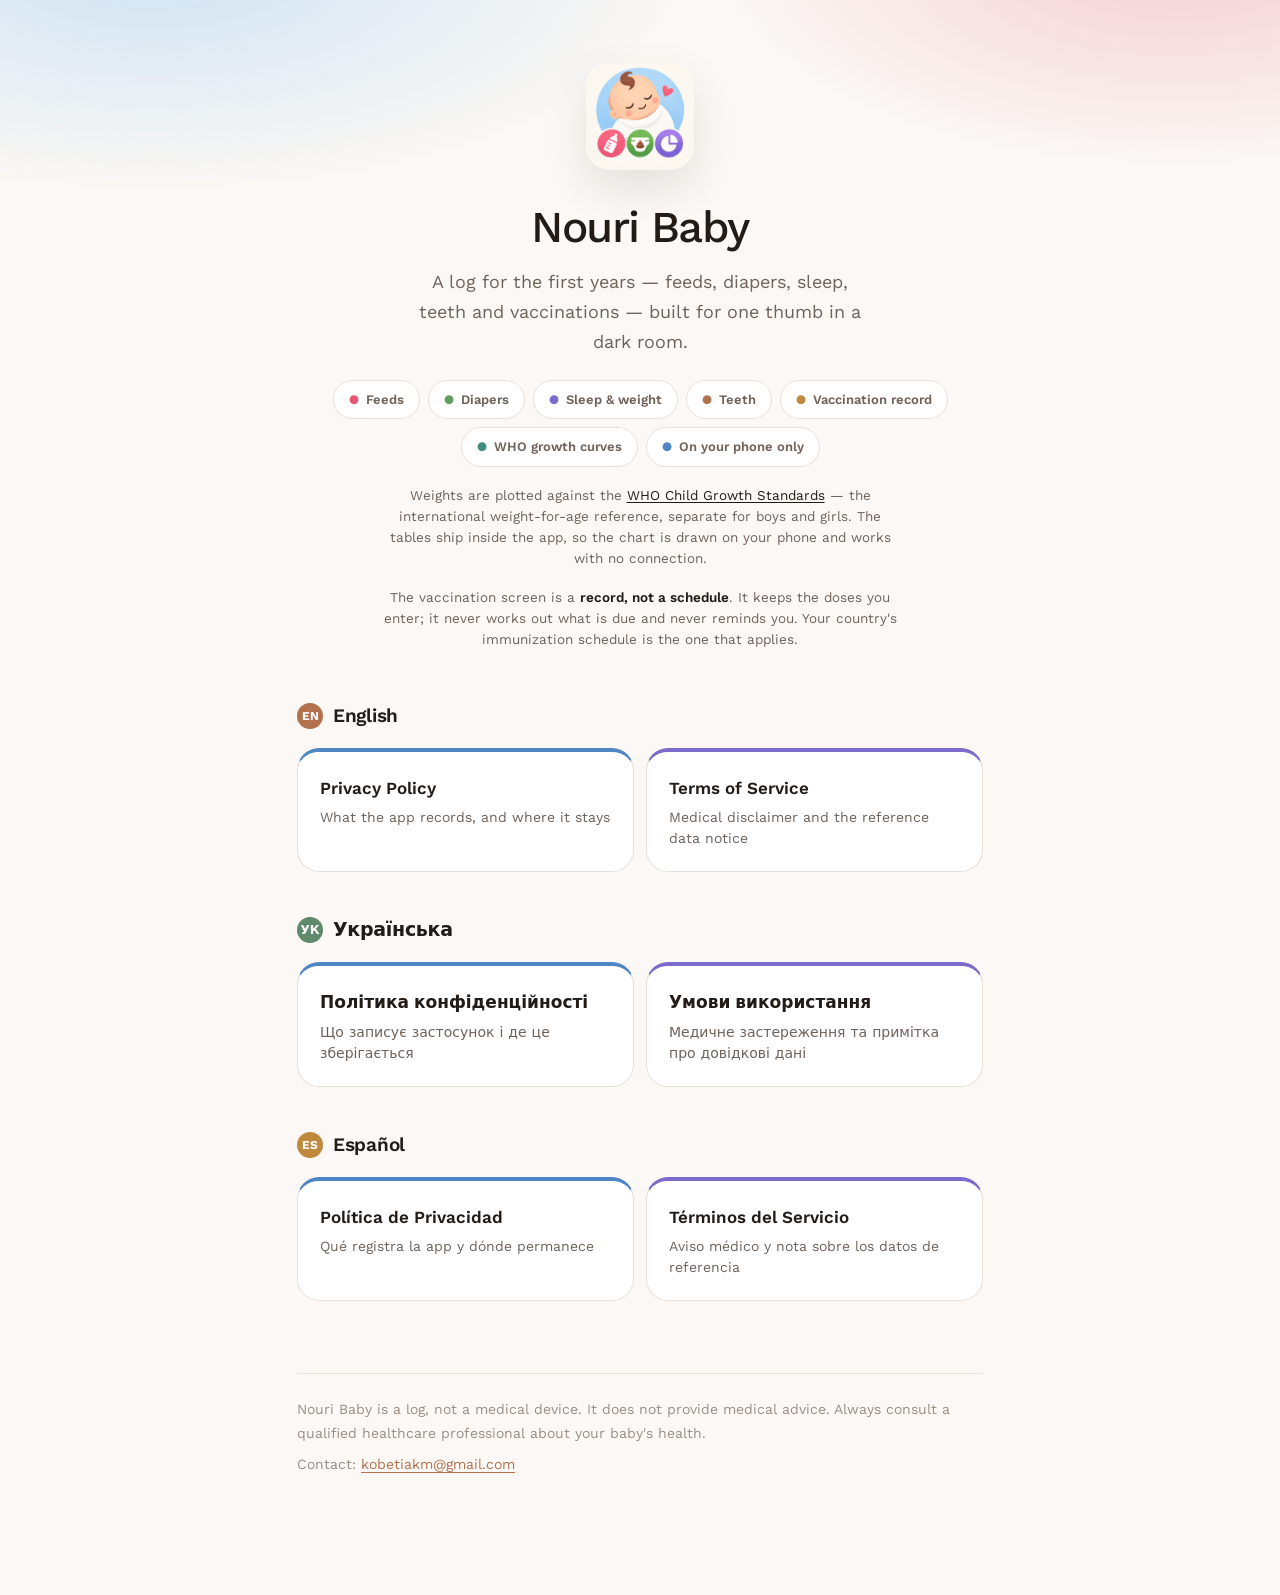
<file: index.html>
<!doctype html>
<html lang="en">
<head>
<meta charset="utf-8">
<meta name="viewport" content="width=device-width, initial-scale=1">
<title>Nouri Baby</title>
<meta name="description" content="Feeds, diapers, sleep, teeth and vaccinations for the first years. Everything stays on your iPhone.">
<link rel="icon" href="icon.png">
<link rel="apple-touch-icon" href="icon.png">
<meta property="og:title" content="Nouri Baby">
<meta property="og:description" content="Feeds, diapers, sleep, teeth and vaccinations for the first years. Everything stays on your iPhone.">
<meta property="og:image" content="icon.png">
<link rel="preconnect" href="https://fonts.googleapis.com">
<link rel="preconnect" href="https://fonts.gstatic.com" crossorigin>
<link href="https://fonts.googleapis.com/css2?family=Work+Sans:wght@400;500;600&display=swap" rel="stylesheet">
<link rel="stylesheet" href="style.css">
</head>
<body>
<div class="wrap">

<section class="hero">
  <img src="icon.png" alt="Nouri Baby app icon">
  <h1>Nouri Baby</h1>
  <p>A log for the first years — feeds, diapers, sleep, teeth and vaccinations — built for one thumb in a dark room.</p>
  <div class="pills">
    <span class="pill"><i style="color:#E4576F">●</i>Feeds</span>
    <span class="pill"><i style="color:#5F9E5E">●</i>Diapers</span>
    <span class="pill"><i style="color:#7C6BCB">●</i>Sleep &amp; weight</span>
    <span class="pill"><i style="color:#B4714E">●</i>Teeth</span>
    <span class="pill"><i style="color:#C08A3E">●</i>Vaccination record</span>
    <span class="pill"><i style="color:#3E8E7E">●</i>WHO growth curves</span>
    <span class="pill"><i style="color:#4E86C4">●</i>On your phone only</span>
  </div>
  <p class="source">Weights are plotted against the
    <a href="https://www.who.int/tools/child-growth-standards/standards/weight-for-age" rel="noopener">WHO&nbsp;Child&nbsp;Growth&nbsp;Standards</a>
    — the international weight-for-age reference, separate for boys and girls.
    The tables ship inside the app, so the chart is drawn on your phone and works with no connection.</p>
  <p class="source">The vaccination screen is a <strong>record, not a schedule</strong>. It keeps the doses you enter; it never works out what is due and never reminds you. Your country's immunization schedule is the one that applies.</p>
</section>

<div class="lang-head">
  <span class="flag" style="background:#B4714E">EN</span>
  <h2>English</h2>
</div>
<div class="cards">
  <a class="privacy" href="en/privacy.html"><strong>Privacy Policy</strong><span>What the app records, and where it stays</span></a>
  <a class="terms" href="en/terms.html"><strong>Terms of Service</strong><span>Medical disclaimer and the reference data notice</span></a>
</div>

<div class="lang-head">
  <span class="flag" style="background:#5F8A6B">УК</span>
  <h2>Українська</h2>
</div>
<div class="cards">
  <a class="privacy" href="uk/privacy.html"><strong>Політика конфіденційності</strong><span>Що записує застосунок і де це зберігається</span></a>
  <a class="terms" href="uk/terms.html"><strong>Умови використання</strong><span>Медичне застереження та примітка про довідкові дані</span></a>
</div>

<div class="lang-head">
  <span class="flag" style="background:#C08A3E">ES</span>
  <h2>Español</h2>
</div>
<div class="cards">
  <a class="privacy" href="es/privacy.html"><strong>Política de Privacidad</strong><span>Qué registra la app y dónde permanece</span></a>
  <a class="terms" href="es/terms.html"><strong>Términos del Servicio</strong><span>Aviso médico y nota sobre los datos de referencia</span></a>
</div>

<footer>
  <p>Nouri Baby is a log, not a medical device. It does not provide medical advice. Always consult a qualified healthcare professional about your baby's health.</p>
  <p>Contact: <a href="mailto:kobetiakm@gmail.com">kobetiakm@gmail.com</a></p>
</footer>
</div>
</body>
</html>
</file>
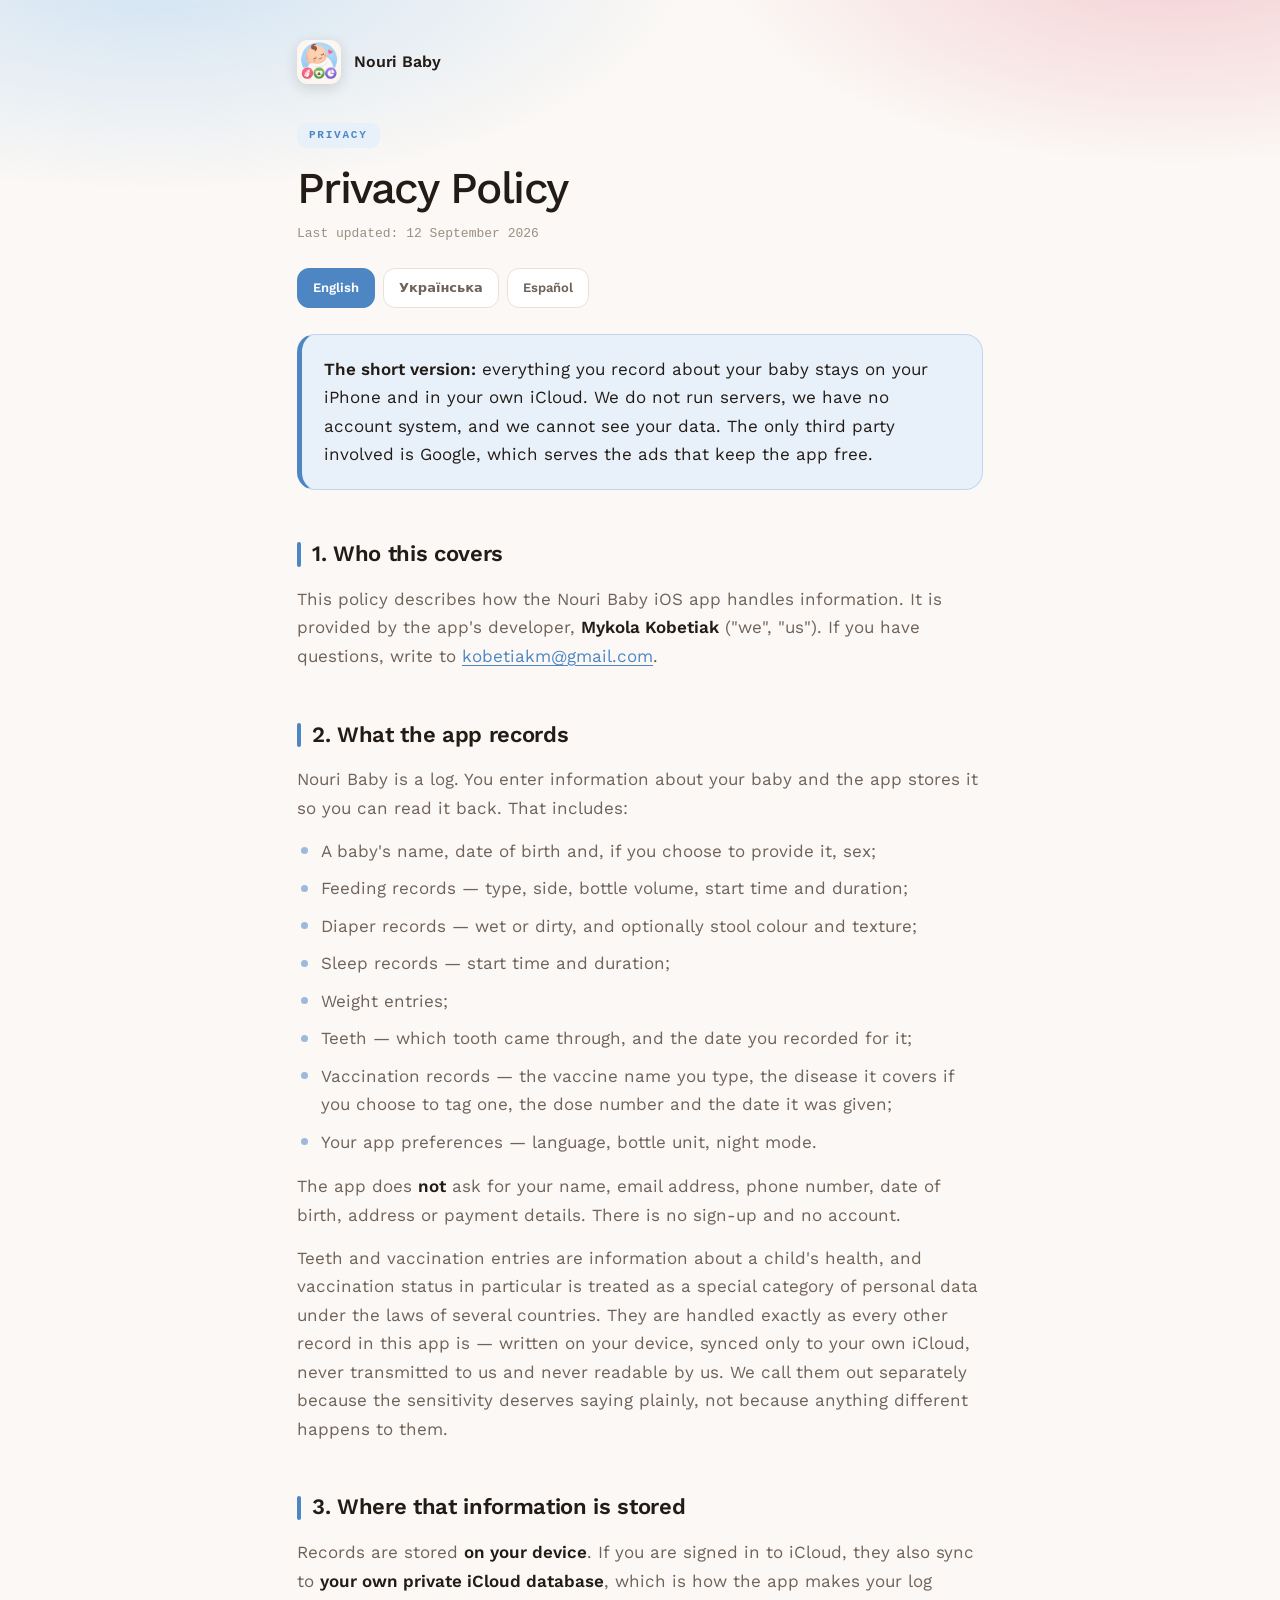
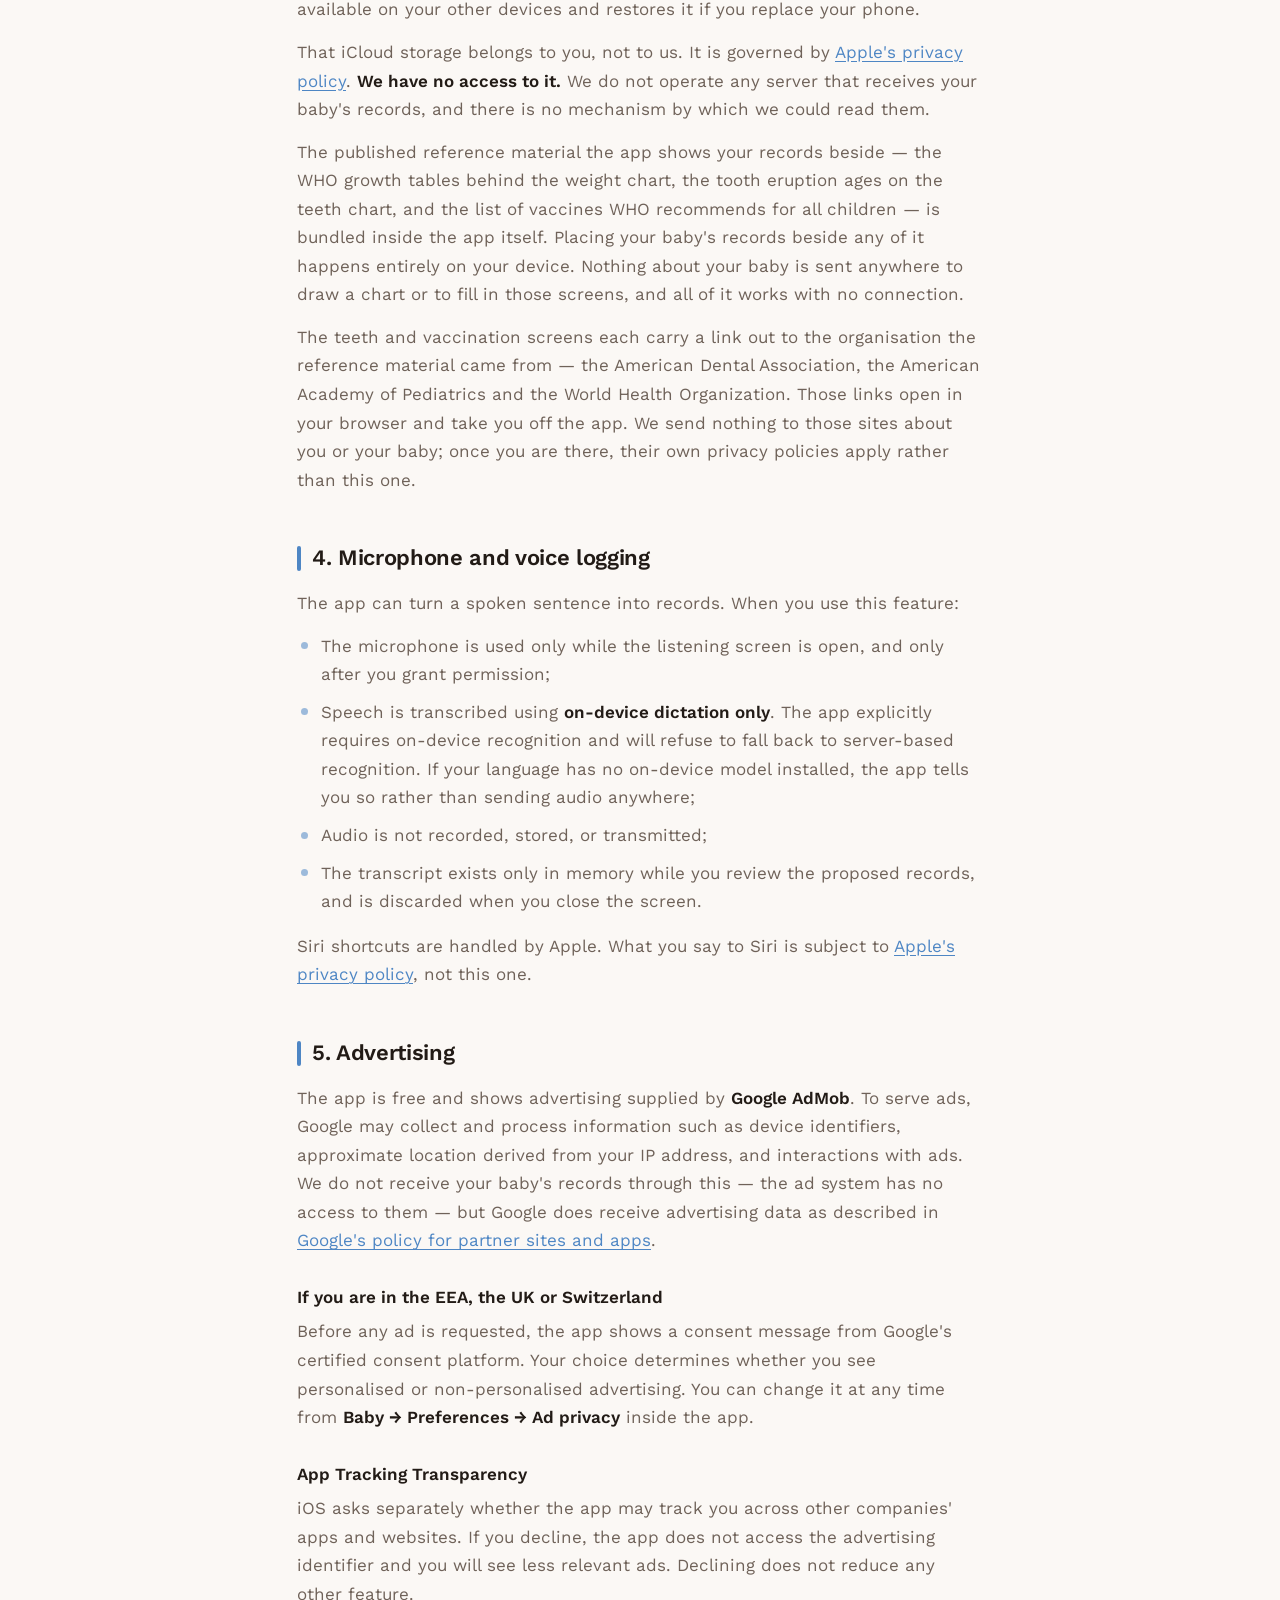
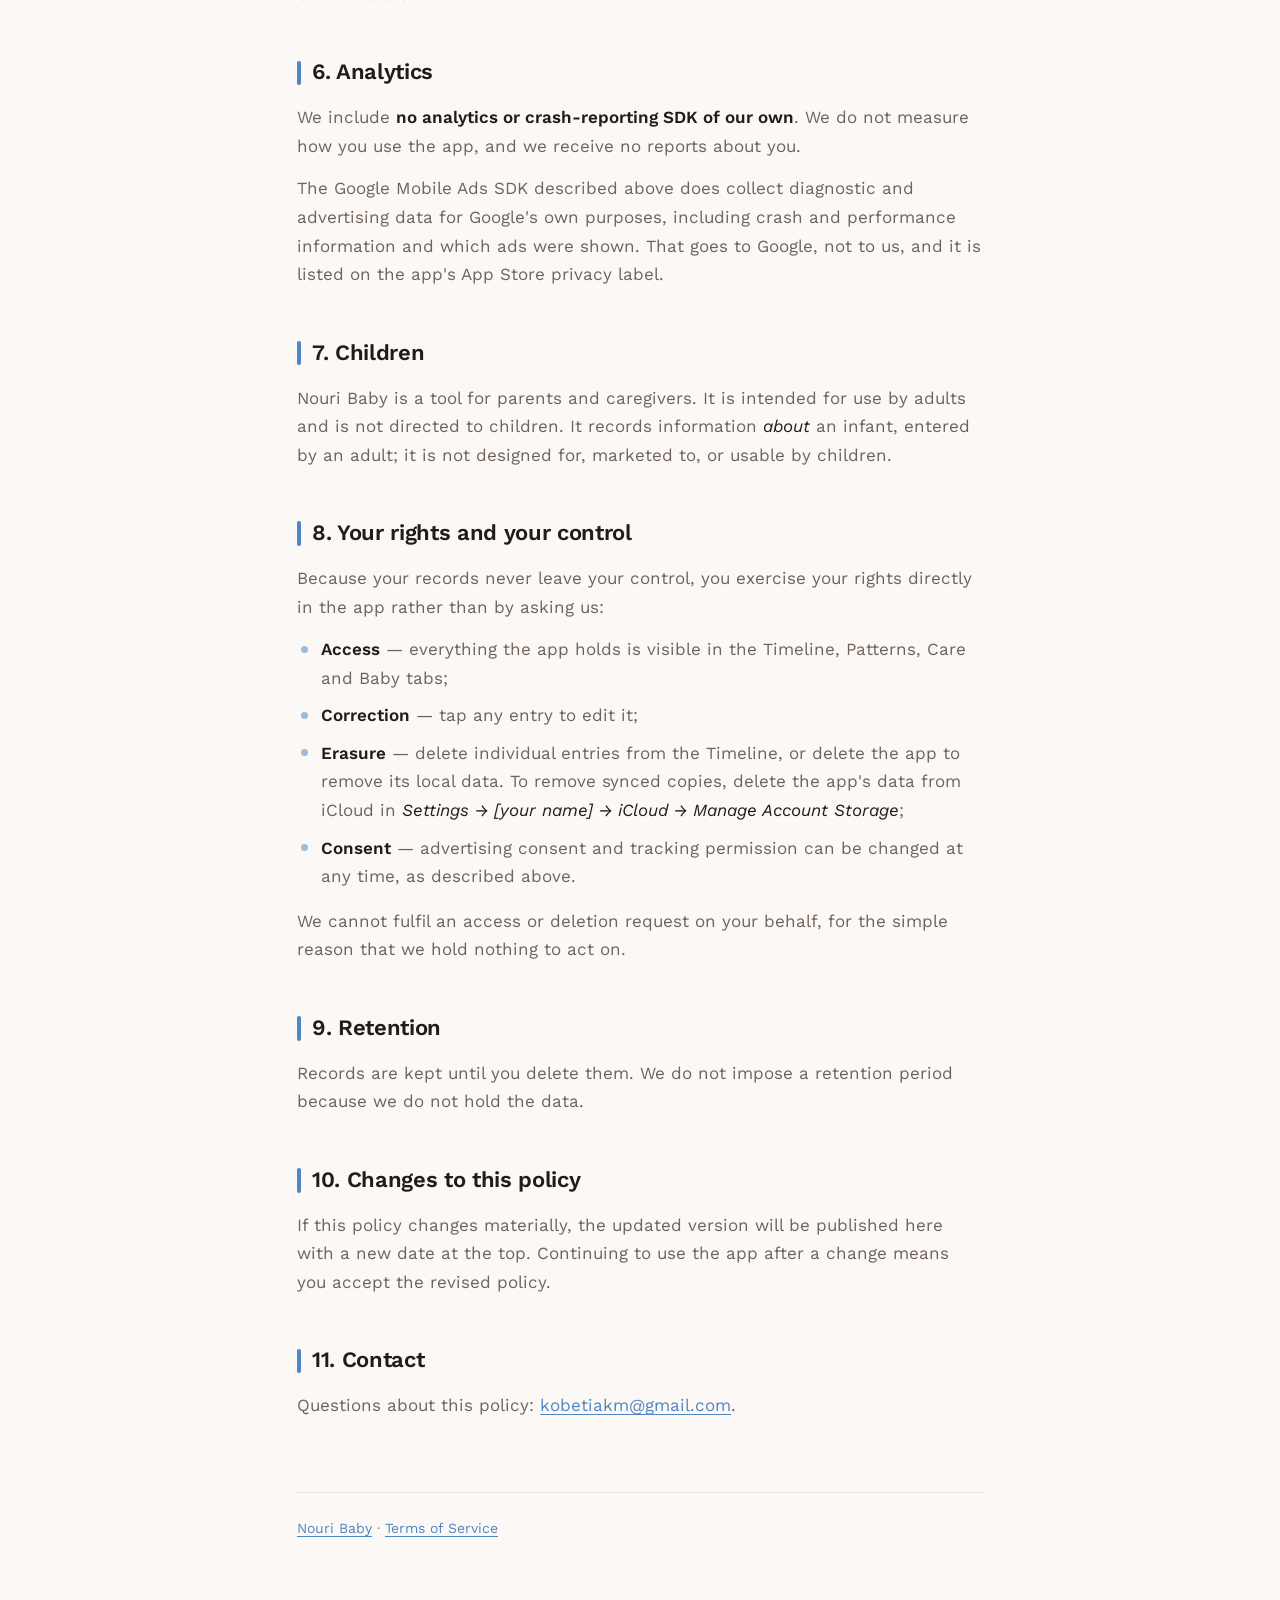
<file: en/privacy.html>
<!doctype html>
<html lang="en" data-doc="privacy">
<head>
<meta charset="utf-8">
<meta name="viewport" content="width=device-width, initial-scale=1">
<title>Privacy Policy — Nouri Baby</title>
<link rel="alternate" hreflang="en" href="../en/privacy.html">
<link rel="alternate" hreflang="uk" href="../uk/privacy.html">
<link rel="alternate" hreflang="es" href="../es/privacy.html">
<link rel="preconnect" href="https://fonts.googleapis.com">
<link rel="preconnect" href="https://fonts.gstatic.com" crossorigin>
<link href="https://fonts.googleapis.com/css2?family=Work+Sans:wght@400;500;600&display=swap" rel="stylesheet">
<link rel="stylesheet" href="../style.css">
</head>
<body>
<div class="wrap">
<a class="brand" href="../index.html">
  <img src="../icon.png" alt="">
  <span>Nouri Baby</span>
</a>

<header>
  <div class="eyebrow">Privacy</div>
  <h1>Privacy Policy</h1>
  <p class="updated">Last updated: 12 September 2026</p>
  <nav class="langs">
    <a href="../en/privacy.html" aria-current="true">English</a>
    <a href="../uk/privacy.html">Українська</a>
    <a href="../es/privacy.html">Español</a>
  </nav>
</header>

<div class="note">
  <p><strong>The short version:</strong> everything you record about your baby stays on your iPhone and in your own iCloud. We do not run servers, we have no account system, and we cannot see your data. The only third party involved is Google, which serves the ads that keep the app free.</p>
</div>

<h2>1. Who this covers</h2>
<p>This policy describes how the Nouri Baby iOS app handles information. It is provided by the app's developer, <strong>Mykola Kobetiak</strong> ("we", "us"). If you have questions, write to <a href="mailto:kobetiakm@gmail.com">kobetiakm@gmail.com</a>.</p>

<h2>2. What the app records</h2>
<p>Nouri Baby is a log. You enter information about your baby and the app stores it so you can read it back. That includes:</p>
<ul>
  <li>A baby's name, date of birth and, if you choose to provide it, sex;</li>
  <li>Feeding records — type, side, bottle volume, start time and duration;</li>
  <li>Diaper records — wet or dirty, and optionally stool colour and texture;</li>
  <li>Sleep records — start time and duration;</li>
  <li>Weight entries;</li>
  <li>Teeth — which tooth came through, and the date you recorded for it;</li>
  <li>Vaccination records — the vaccine name you type, the disease it covers if you choose to tag one, the dose number and the date it was given;</li>
  <li>Your app preferences — language, bottle unit, night mode.</li>
</ul>
<p>The app does <strong>not</strong> ask for your name, email address, phone number, date of birth, address or payment details. There is no sign-up and no account.</p>
<p>Teeth and vaccination entries are information about a child's health, and vaccination status in particular is treated as a special category of personal data under the laws of several countries. They are handled exactly as every other record in this app is — written on your device, synced only to your own iCloud, never transmitted to us and never readable by us. We call them out separately because the sensitivity deserves saying plainly, not because anything different happens to them.</p>

<h2>3. Where that information is stored</h2>
<p>Records are stored <strong>on your device</strong>. If you are signed in to iCloud, they also sync to <strong>your own private iCloud database</strong>, which is how the app makes your log available on your other devices and restores it if you replace your phone.</p>
<p>That iCloud storage belongs to you, not to us. It is governed by <a href="https://www.apple.com/legal/privacy/">Apple's privacy policy</a>. <strong>We have no access to it.</strong> We do not operate any server that receives your baby's records, and there is no mechanism by which we could read them.</p>

<p>The published reference material the app shows your records beside — the WHO growth tables behind the weight chart, the tooth eruption ages on the teeth chart, and the list of vaccines WHO recommends for all children — is bundled inside the app itself. Placing your baby's records beside any of it happens entirely on your device. Nothing about your baby is sent anywhere to draw a chart or to fill in those screens, and all of it works with no connection.</p>
<p>The teeth and vaccination screens each carry a link out to the organisation the reference material came from — the American Dental Association, the American Academy of Pediatrics and the World Health Organization. Those links open in your browser and take you off the app. We send nothing to those sites about you or your baby; once you are there, their own privacy policies apply rather than this one.</p>
<h2>4. Microphone and voice logging</h2>
<p>The app can turn a spoken sentence into records. When you use this feature:</p>
<ul>
  <li>The microphone is used only while the listening screen is open, and only after you grant permission;</li>
  <li>Speech is transcribed using <strong>on-device dictation only</strong>. The app explicitly requires on-device recognition and will refuse to fall back to server-based recognition. If your language has no on-device model installed, the app tells you so rather than sending audio anywhere;</li>
  <li>Audio is not recorded, stored, or transmitted;</li>
  <li>The transcript exists only in memory while you review the proposed records, and is discarded when you close the screen.</li>
</ul>
<p>Siri shortcuts are handled by Apple. What you say to Siri is subject to <a href="https://www.apple.com/legal/privacy/">Apple's privacy policy</a>, not this one.</p>

<h2>5. Advertising</h2>
<p>The app is free and shows advertising supplied by <strong>Google AdMob</strong>. To serve ads, Google may collect and process information such as device identifiers, approximate location derived from your IP address, and interactions with ads. We do not receive your baby's records through this — the ad system has no access to them — but Google does receive advertising data as described in <a href="https://policies.google.com/technologies/partner-sites">Google's policy for partner sites and apps</a>.</p>

<h3>If you are in the EEA, the UK or Switzerland</h3>
<p>Before any ad is requested, the app shows a consent message from Google's certified consent platform. Your choice determines whether you see personalised or non-personalised advertising. You can change it at any time from <strong>Baby → Preferences → Ad privacy</strong> inside the app.</p>

<h3>App Tracking Transparency</h3>
<p>iOS asks separately whether the app may track you across other companies' apps and websites. If you decline, the app does not access the advertising identifier and you will see less relevant ads. Declining does not reduce any other feature.</p>

<h2>6. Analytics</h2>
<p>We include <strong>no analytics or crash-reporting SDK of our own</strong>. We do not measure how you use the app, and we receive no reports about you.</p>
<p>The Google Mobile Ads SDK described above does collect diagnostic and advertising data for Google's own purposes, including crash and performance information and which ads were shown. That goes to Google, not to us, and it is listed on the app's App Store privacy label.</p>

<h2>7. Children</h2>
<p>Nouri Baby is a tool for parents and caregivers. It is intended for use by adults and is not directed to children. It records information <em>about</em> an infant, entered by an adult; it is not designed for, marketed to, or usable by children.</p>

<h2>8. Your rights and your control</h2>
<p>Because your records never leave your control, you exercise your rights directly in the app rather than by asking us:</p>
<ul>
  <li><strong>Access</strong> — everything the app holds is visible in the Timeline, Patterns, Care and Baby tabs;</li>
  <li><strong>Correction</strong> — tap any entry to edit it;</li>
  <li><strong>Erasure</strong> — delete individual entries from the Timeline, or delete the app to remove its local data. To remove synced copies, delete the app's data from iCloud in <em>Settings → [your name] → iCloud → Manage Account Storage</em>;</li>
  <li><strong>Consent</strong> — advertising consent and tracking permission can be changed at any time, as described above.</li>
</ul>
<p>We cannot fulfil an access or deletion request on your behalf, for the simple reason that we hold nothing to act on.</p>

<h2>9. Retention</h2>
<p>Records are kept until you delete them. We do not impose a retention period because we do not hold the data.</p>

<h2>10. Changes to this policy</h2>
<p>If this policy changes materially, the updated version will be published here with a new date at the top. Continuing to use the app after a change means you accept the revised policy.</p>

<h2>11. Contact</h2>
<p>Questions about this policy: <a href="mailto:kobetiakm@gmail.com">kobetiakm@gmail.com</a>.</p>

<footer>
  <p><a href="../index.html">Nouri Baby</a> · <a href="terms.html">Terms of Service</a></p>
</footer>
</div>
</body>
</html>
</file>
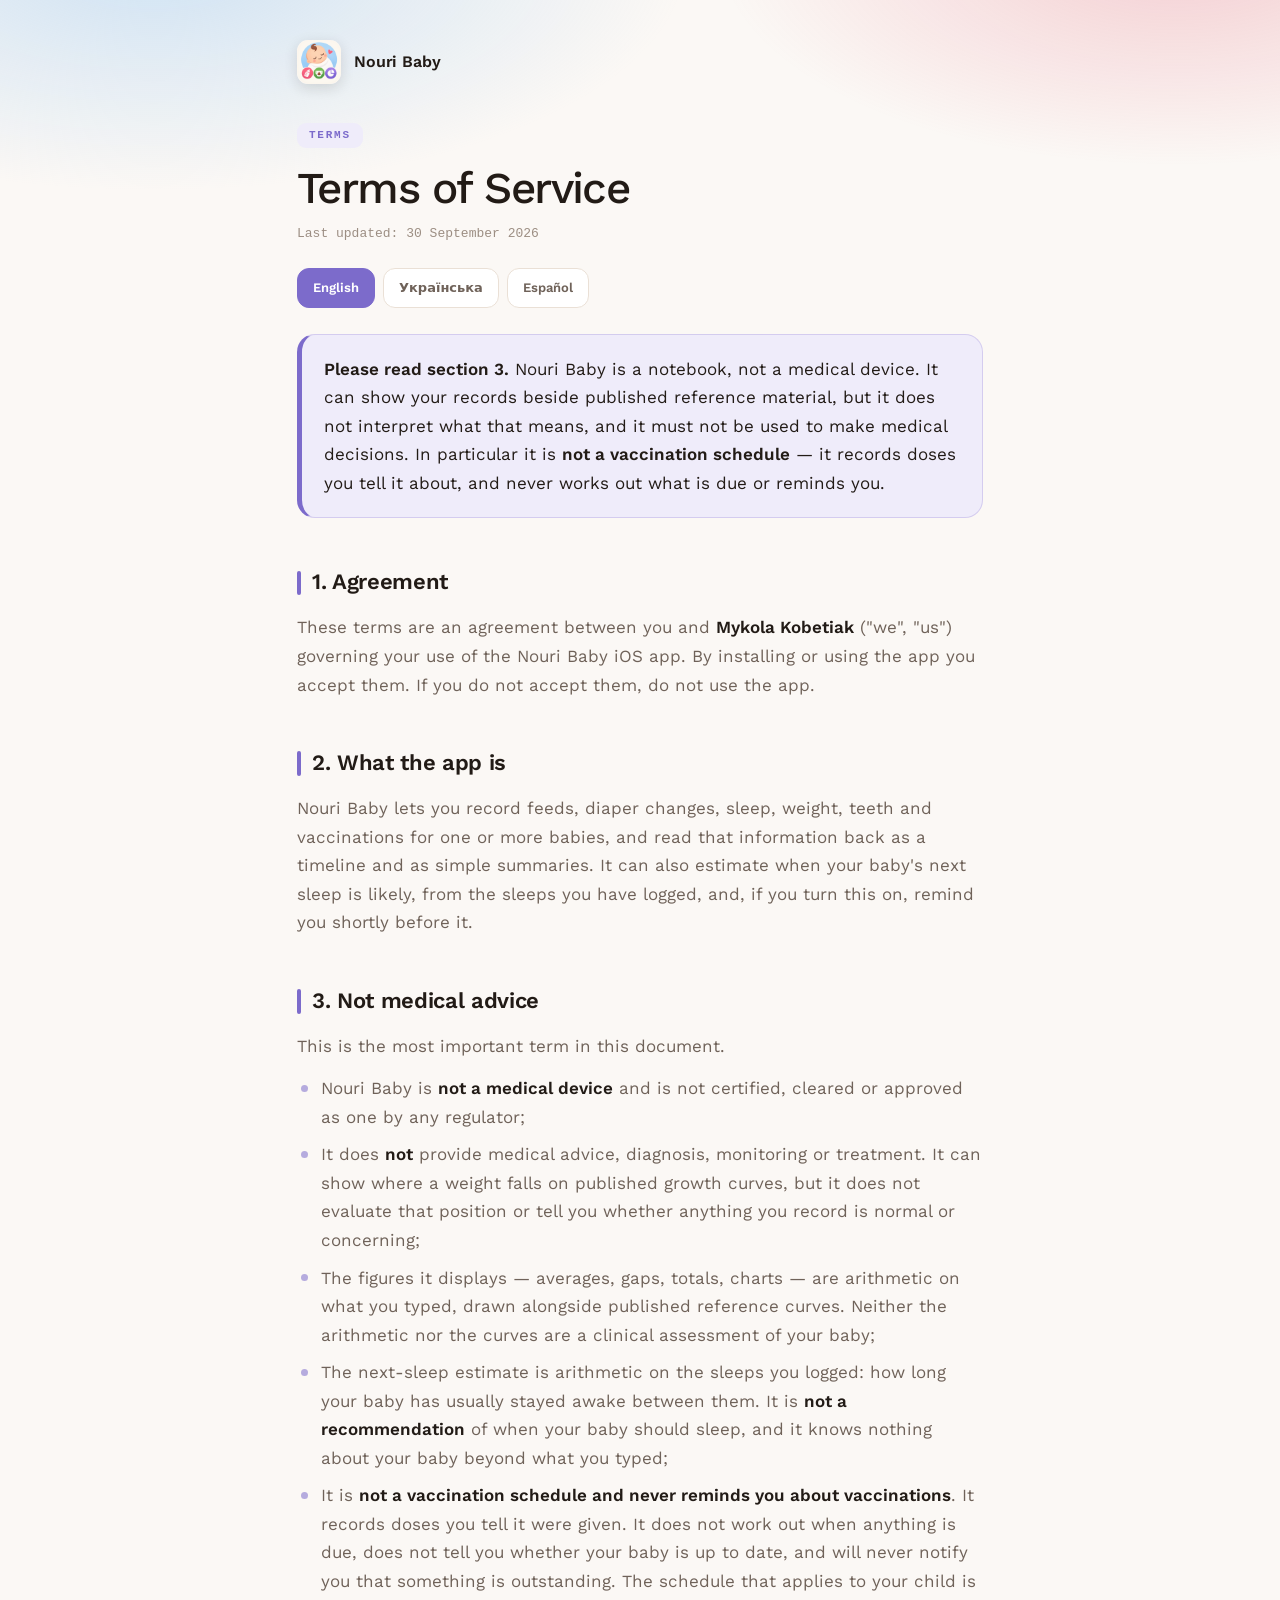
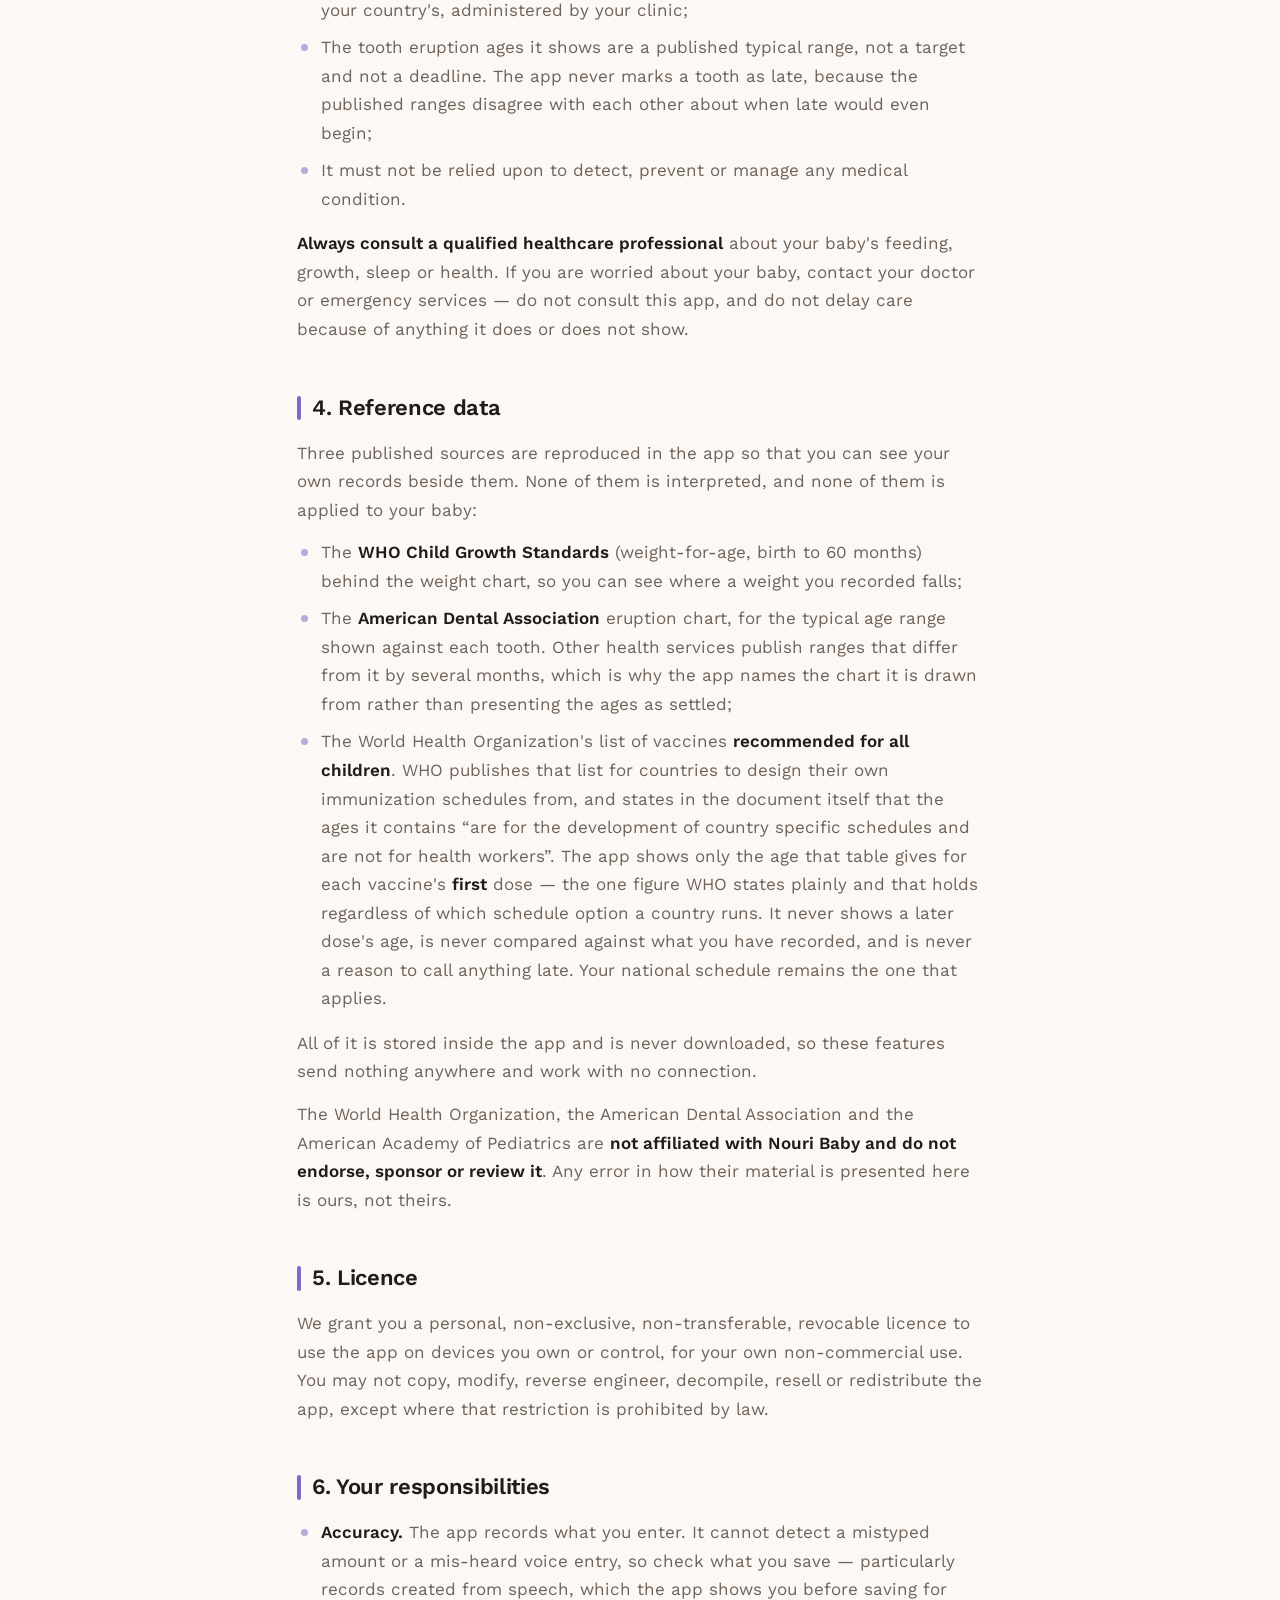
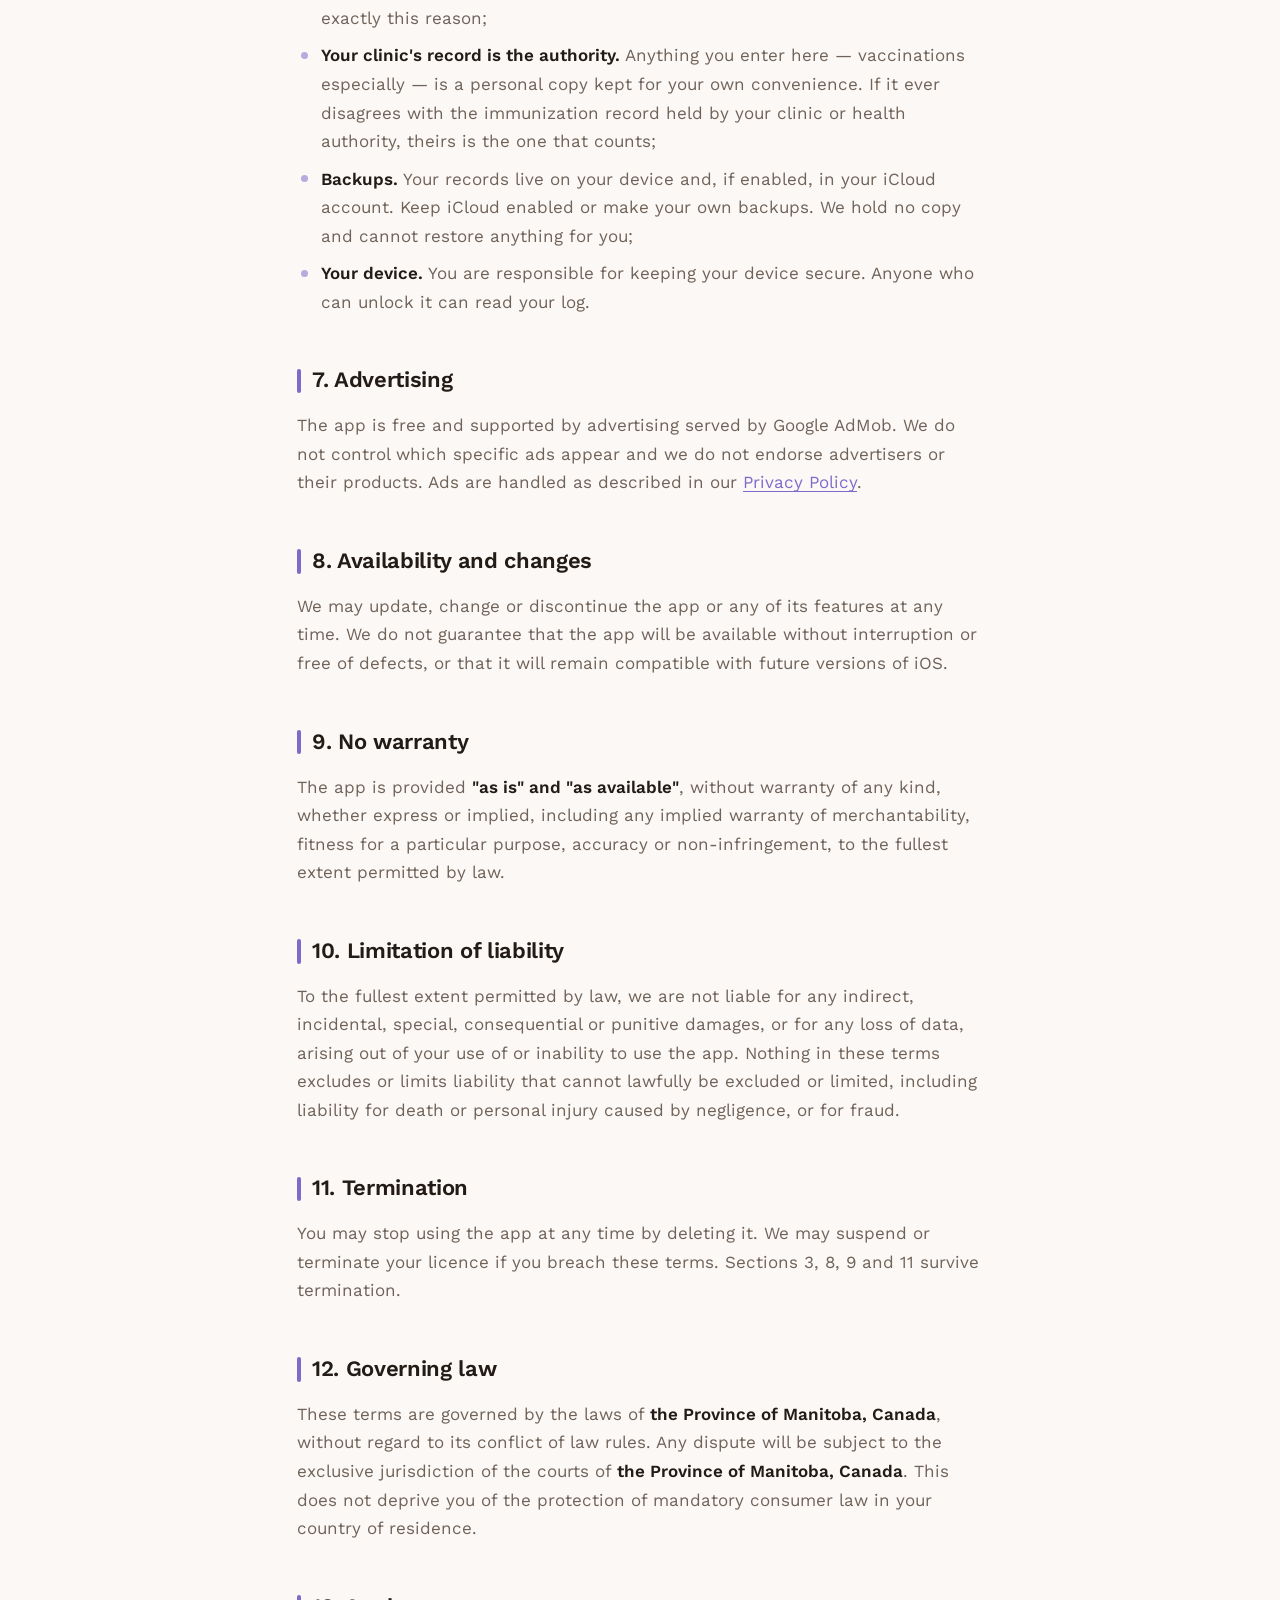
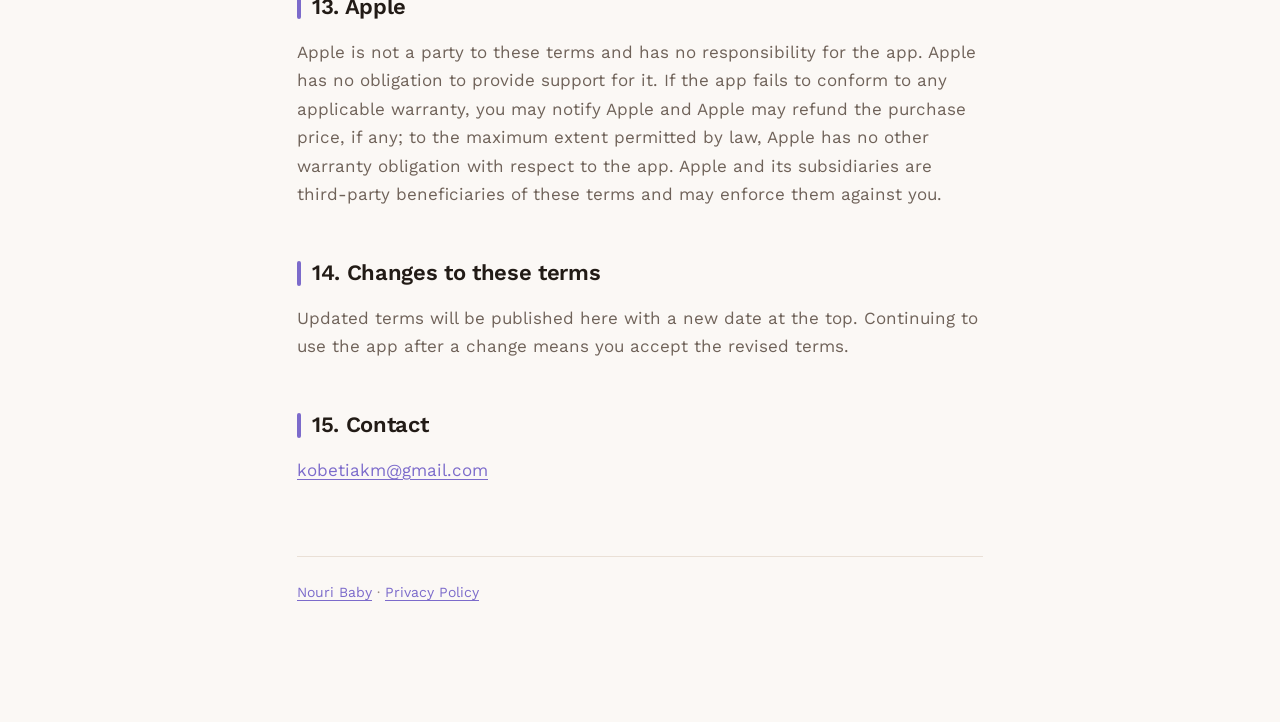
<file: en/terms.html>
<!doctype html>
<html lang="en" data-doc="terms">
<head>
<meta charset="utf-8">
<meta name="viewport" content="width=device-width, initial-scale=1">
<title>Terms of Service — Nouri Baby</title>
<link rel="alternate" hreflang="en" href="../en/terms.html">
<link rel="alternate" hreflang="uk" href="../uk/terms.html">
<link rel="alternate" hreflang="es" href="../es/terms.html">
<link rel="preconnect" href="https://fonts.googleapis.com">
<link rel="preconnect" href="https://fonts.gstatic.com" crossorigin>
<link href="https://fonts.googleapis.com/css2?family=Work+Sans:wght@400;500;600&display=swap" rel="stylesheet">
<link rel="stylesheet" href="../style.css">
</head>
<body>
<div class="wrap">
<a class="brand" href="../index.html">
  <img src="../icon.png" alt="">
  <span>Nouri Baby</span>
</a>

<header>
  <div class="eyebrow">Terms</div>
  <h1>Terms of Service</h1>
  <p class="updated">Last updated: 30 September 2026</p>
  <nav class="langs">
    <a href="../en/terms.html" aria-current="true">English</a>
    <a href="../uk/terms.html">Українська</a>
    <a href="../es/terms.html">Español</a>
  </nav>
</header>

<div class="note">
  <p><strong>Please read section 3.</strong> Nouri Baby is a notebook, not a medical device. It can show your records beside published reference material, but it does not interpret what that means, and it must not be used to make medical decisions. In particular it is <strong>not a vaccination schedule</strong> — it records doses you tell it about, and never works out what is due or reminds you.</p>
</div>

<h2>1. Agreement</h2>
<p>These terms are an agreement between you and <strong>Mykola Kobetiak</strong> ("we", "us") governing your use of the Nouri Baby iOS app. By installing or using the app you accept them. If you do not accept them, do not use the app.</p>

<h2>2. What the app is</h2>
<p>Nouri Baby lets you record feeds, diaper changes, sleep, weight, teeth and vaccinations for one or more babies, and read that information back as a timeline and as simple summaries. It can also estimate when your baby's next sleep is likely, from the sleeps you have logged, and, if you turn this on, remind you shortly before it.</p>

<h2>3. Not medical advice</h2>
<p>This is the most important term in this document.</p>
<ul>
  <li>Nouri Baby is <strong>not a medical device</strong> and is not certified, cleared or approved as one by any regulator;</li>
  <li>It does <strong>not</strong> provide medical advice, diagnosis, monitoring or treatment. It can show where a weight falls on published growth curves, but it does not evaluate that position or tell you whether anything you record is normal or concerning;</li>
  <li>The figures it displays — averages, gaps, totals, charts — are arithmetic on what you typed, drawn alongside published reference curves. Neither the arithmetic nor the curves are a clinical assessment of your baby;</li>
  <li>The next-sleep estimate is arithmetic on the sleeps you logged: how long your baby has usually stayed awake between them. It is <strong>not a recommendation</strong> of when your baby should sleep, and it knows nothing about your baby beyond what you typed;</li>
  <li>It is <strong>not a vaccination schedule and never reminds you about vaccinations</strong>. It records doses you tell it were given. It does not work out when anything is due, does not tell you whether your baby is up to date, and will never notify you that something is outstanding. The schedule that applies to your child is your country's, administered by your clinic;</li>
  <li>The tooth eruption ages it shows are a published typical range, not a target and not a deadline. The app never marks a tooth as late, because the published ranges disagree with each other about when late would even begin;</li>
  <li>It must not be relied upon to detect, prevent or manage any medical condition.</li>
</ul>
<p><strong>Always consult a qualified healthcare professional</strong> about your baby's feeding, growth, sleep or health. If you are worried about your baby, contact your doctor or emergency services — do not consult this app, and do not delay care because of anything it does or does not show.</p>

<h2>4. Reference data</h2>
<p>Three published sources are reproduced in the app so that you can see your own records beside them. None of them is interpreted, and none of them is applied to your baby:</p>
<ul>
  <li>The <strong>WHO Child Growth Standards</strong> (weight-for-age, birth to 60 months) behind the weight chart, so you can see where a weight you recorded falls;</li>
  <li>The <strong>American Dental Association</strong> eruption chart, for the typical age range shown against each tooth. Other health services publish ranges that differ from it by several months, which is why the app names the chart it is drawn from rather than presenting the ages as settled;</li>
  <li>The World Health Organization's list of vaccines <strong>recommended for all children</strong>. WHO publishes that list for countries to design their own immunization schedules from, and states in the document itself that the ages it contains &ldquo;are for the development of country specific schedules and are not for health workers&rdquo;. The app shows only the age that table gives for each vaccine's <strong>first</strong> dose — the one figure WHO states plainly and that holds regardless of which schedule option a country runs. It never shows a later dose's age, is never compared against what you have recorded, and is never a reason to call anything late. Your national schedule remains the one that applies.</li>
</ul>
<p>All of it is stored inside the app and is never downloaded, so these features send nothing anywhere and work with no connection.</p>
<p>The World Health Organization, the American Dental Association and the American Academy of Pediatrics are <strong>not affiliated with Nouri Baby and do not endorse, sponsor or review it</strong>. Any error in how their material is presented here is ours, not theirs.</p>
<h2>5. Licence</h2>
<p>We grant you a personal, non-exclusive, non-transferable, revocable licence to use the app on devices you own or control, for your own non-commercial use. You may not copy, modify, reverse engineer, decompile, resell or redistribute the app, except where that restriction is prohibited by law.</p>

<h2>6. Your responsibilities</h2>
<ul>
  <li><strong>Accuracy.</strong> The app records what you enter. It cannot detect a mistyped amount or a mis-heard voice entry, so check what you save — particularly records created from speech, which the app shows you before saving for exactly this reason;</li>
  <li><strong>Your clinic's record is the authority.</strong> Anything you enter here — vaccinations especially — is a personal copy kept for your own convenience. If it ever disagrees with the immunization record held by your clinic or health authority, theirs is the one that counts;</li>
  <li><strong>Backups.</strong> Your records live on your device and, if enabled, in your iCloud account. Keep iCloud enabled or make your own backups. We hold no copy and cannot restore anything for you;</li>
  <li><strong>Your device.</strong> You are responsible for keeping your device secure. Anyone who can unlock it can read your log.</li>
</ul>

<h2>7. Advertising</h2>
<p>The app is free and supported by advertising served by Google AdMob. We do not control which specific ads appear and we do not endorse advertisers or their products. Ads are handled as described in our <a href="privacy.html">Privacy Policy</a>.</p>

<h2>8. Availability and changes</h2>
<p>We may update, change or discontinue the app or any of its features at any time. We do not guarantee that the app will be available without interruption or free of defects, or that it will remain compatible with future versions of iOS.</p>

<h2>9. No warranty</h2>
<p>The app is provided <strong>"as is" and "as available"</strong>, without warranty of any kind, whether express or implied, including any implied warranty of merchantability, fitness for a particular purpose, accuracy or non-infringement, to the fullest extent permitted by law.</p>

<h2>10. Limitation of liability</h2>
<p>To the fullest extent permitted by law, we are not liable for any indirect, incidental, special, consequential or punitive damages, or for any loss of data, arising out of your use of or inability to use the app. Nothing in these terms excludes or limits liability that cannot lawfully be excluded or limited, including liability for death or personal injury caused by negligence, or for fraud.</p>

<h2>11. Termination</h2>
<p>You may stop using the app at any time by deleting it. We may suspend or terminate your licence if you breach these terms. Sections 3, 8, 9 and 11 survive termination.</p>

<h2>12. Governing law</h2>
<p>These terms are governed by the laws of <strong>the Province of Manitoba, Canada</strong>, without regard to its conflict of law rules. Any dispute will be subject to the exclusive jurisdiction of the courts of <strong>the Province of Manitoba, Canada</strong>. This does not deprive you of the protection of mandatory consumer law in your country of residence.</p>

<h2>13. Apple</h2>
<p>Apple is not a party to these terms and has no responsibility for the app. Apple has no obligation to provide support for it. If the app fails to conform to any applicable warranty, you may notify Apple and Apple may refund the purchase price, if any; to the maximum extent permitted by law, Apple has no other warranty obligation with respect to the app. Apple and its subsidiaries are third-party beneficiaries of these terms and may enforce them against you.</p>

<h2>14. Changes to these terms</h2>
<p>Updated terms will be published here with a new date at the top. Continuing to use the app after a change means you accept the revised terms.</p>

<h2>15. Contact</h2>
<p><a href="mailto:kobetiakm@gmail.com">kobetiakm@gmail.com</a></p>

<footer>
  <p><a href="../index.html">Nouri Baby</a> · <a href="privacy.html">Privacy Policy</a></p>
</footer>
</div>
</body>
</html>
</file>
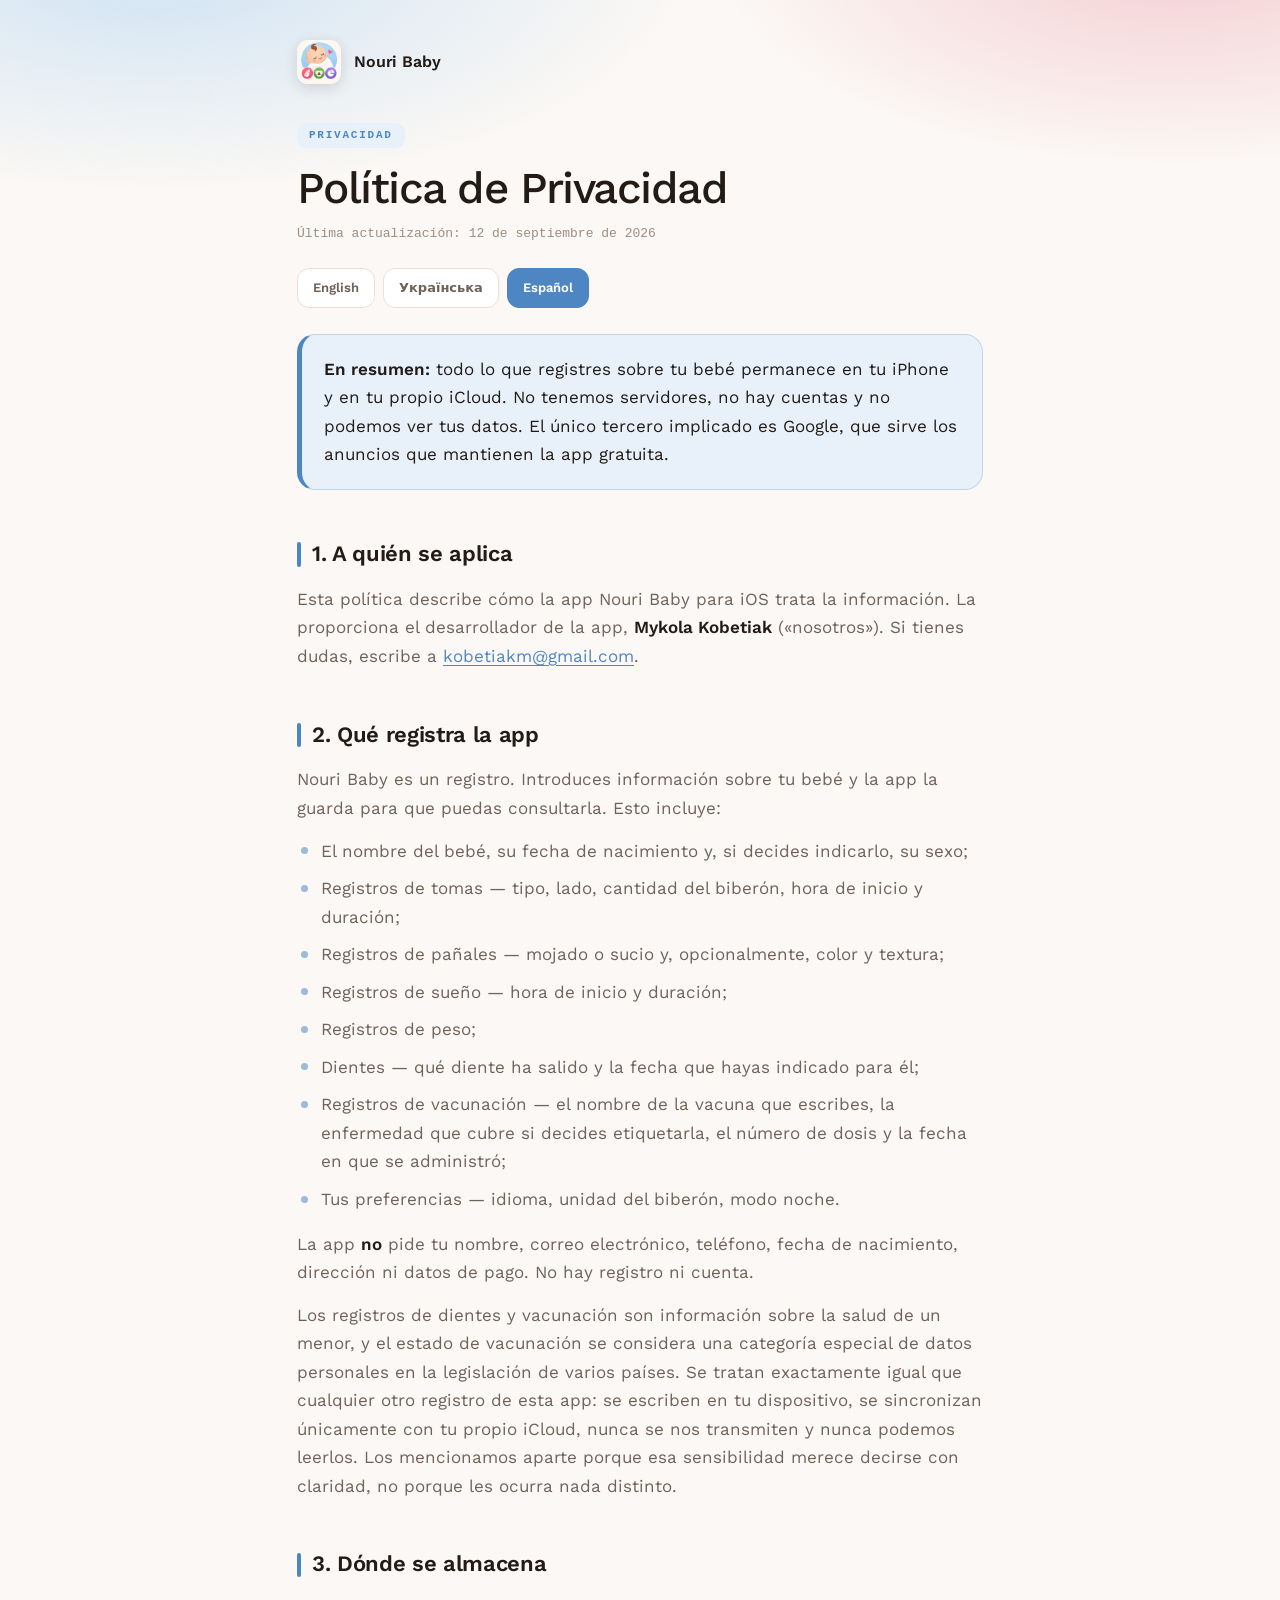
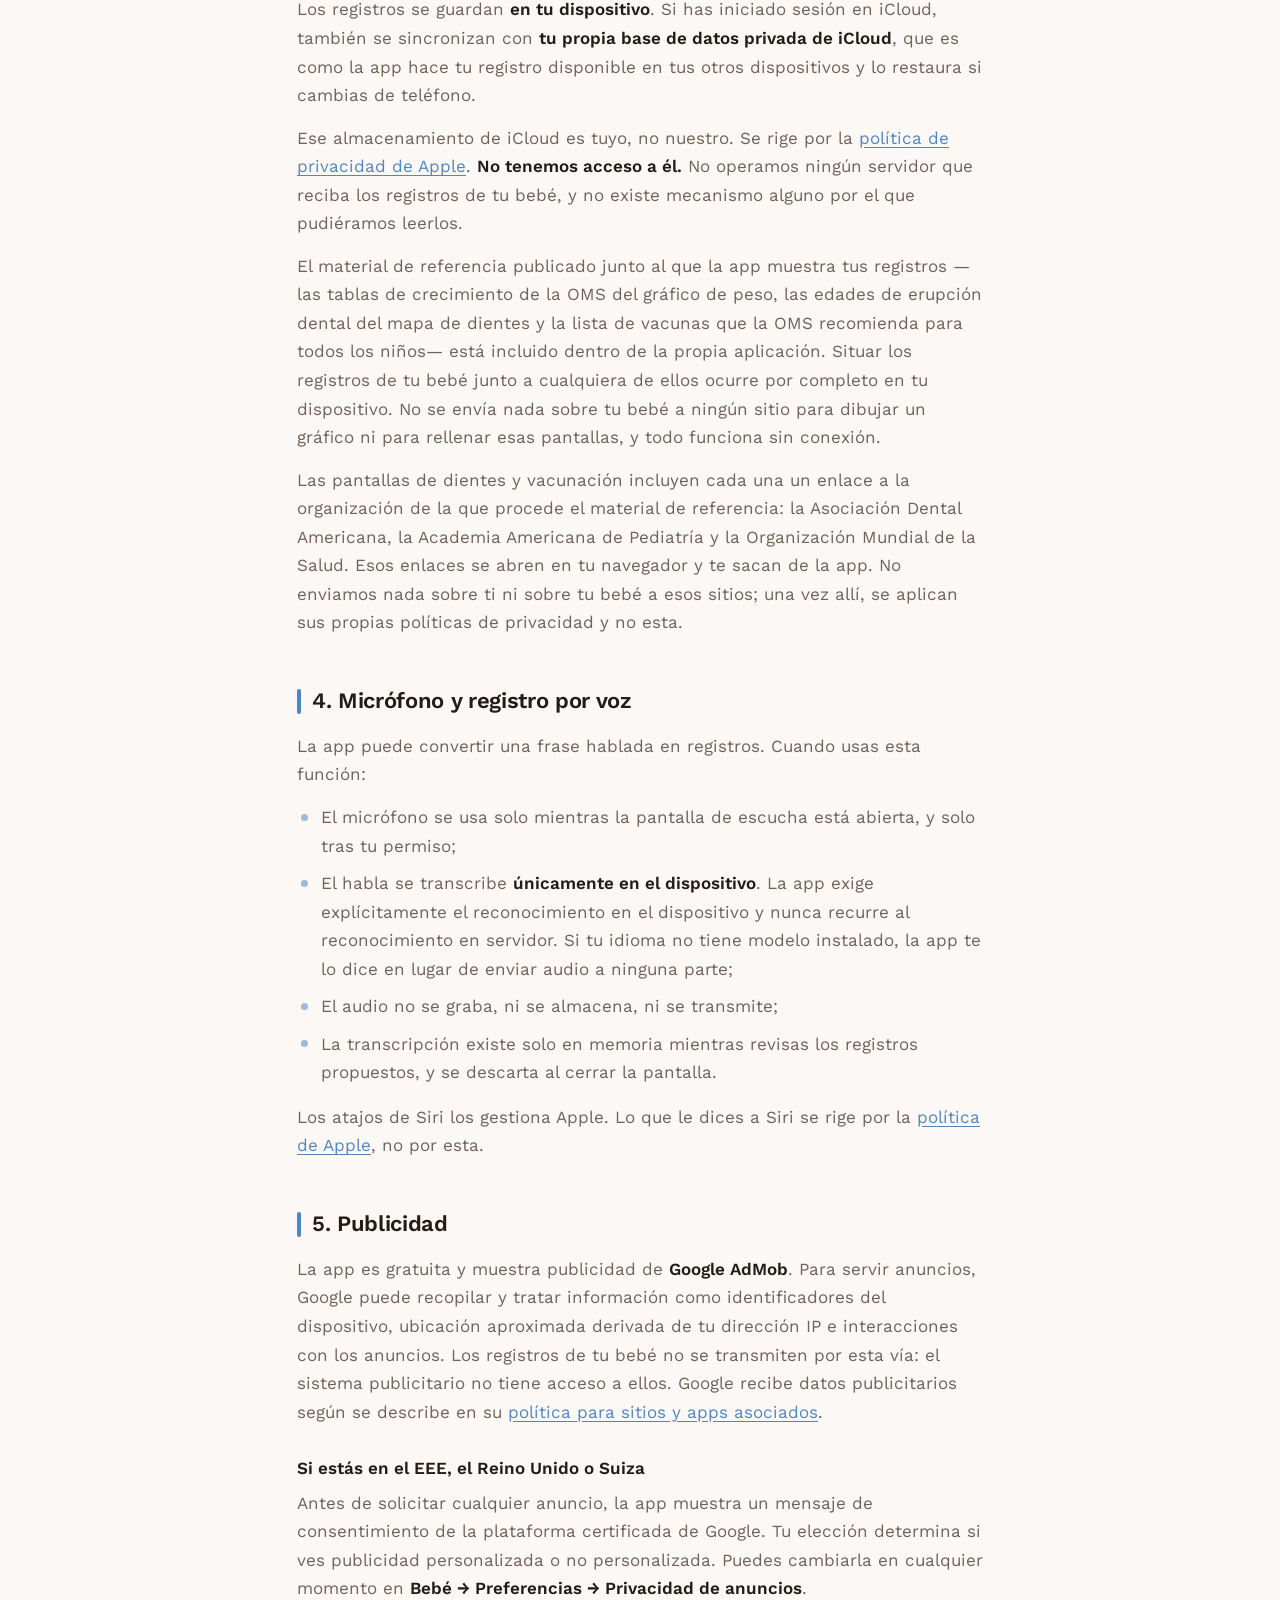
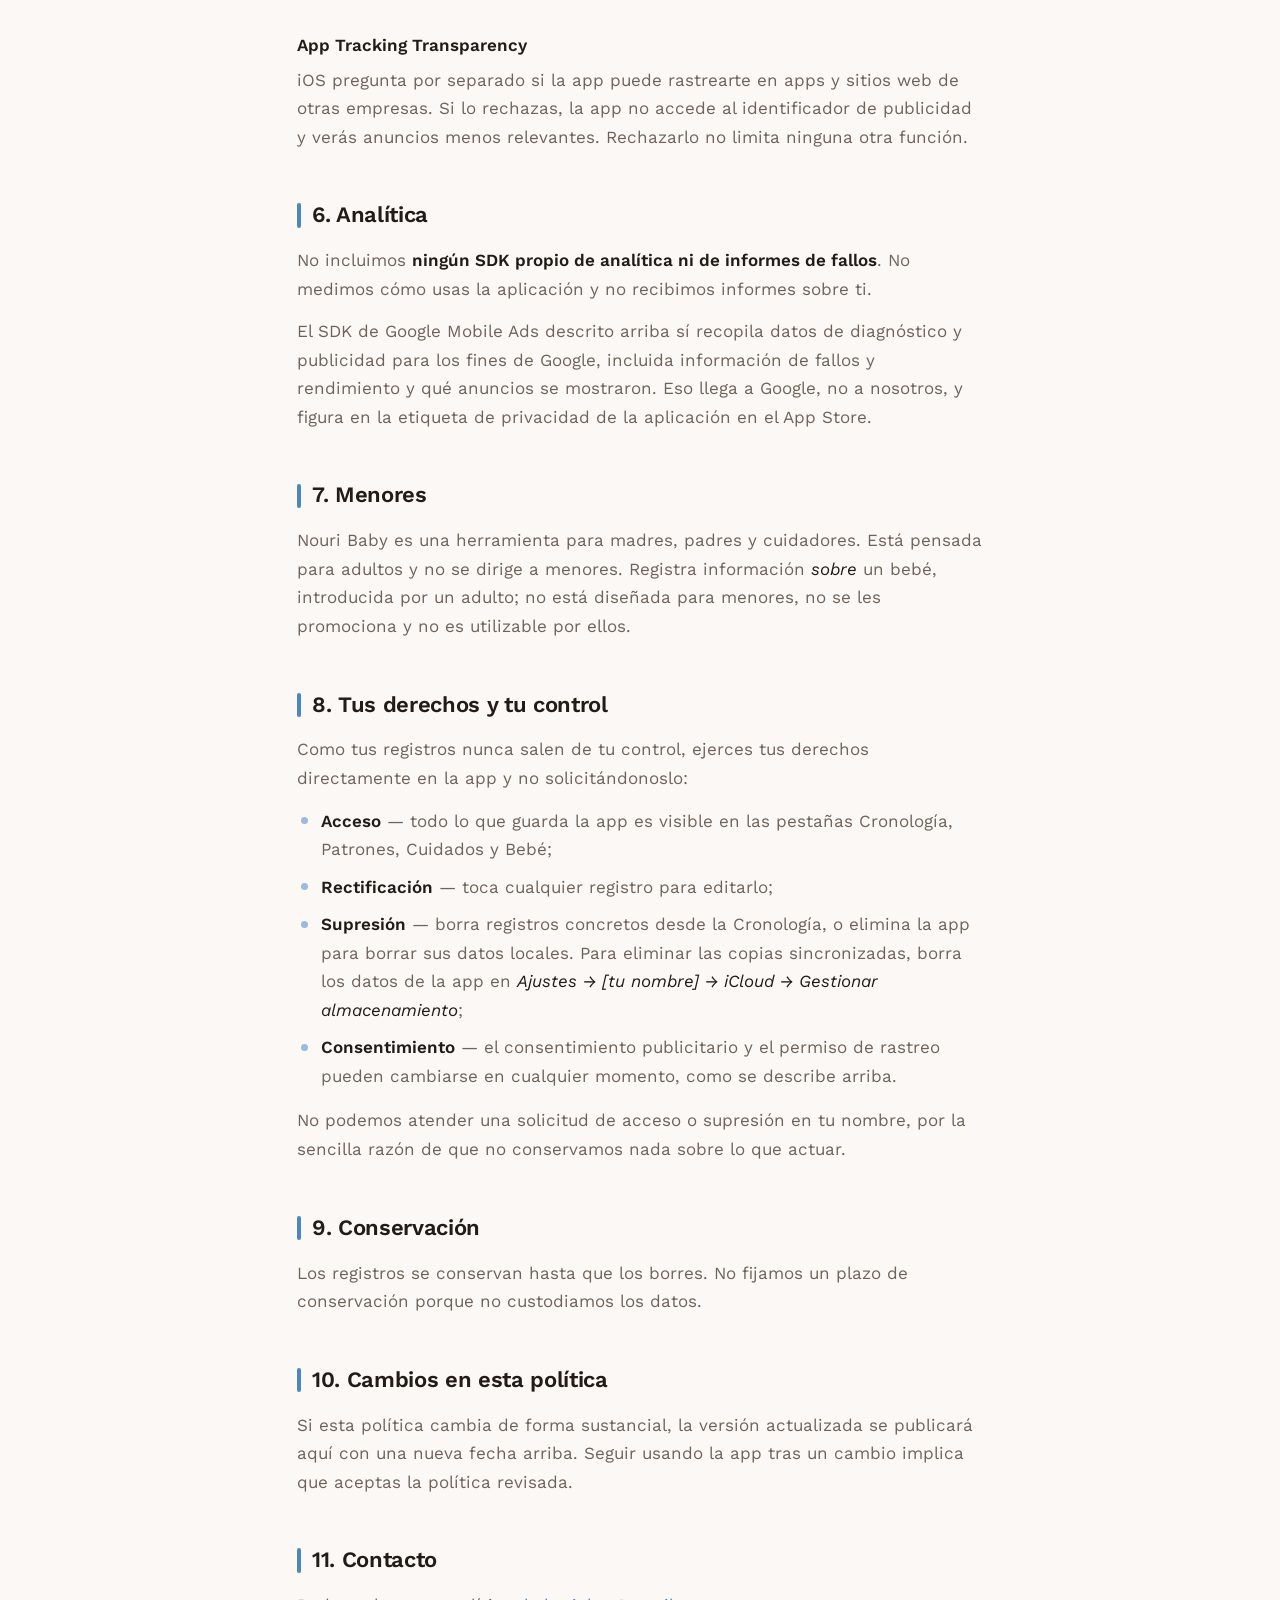
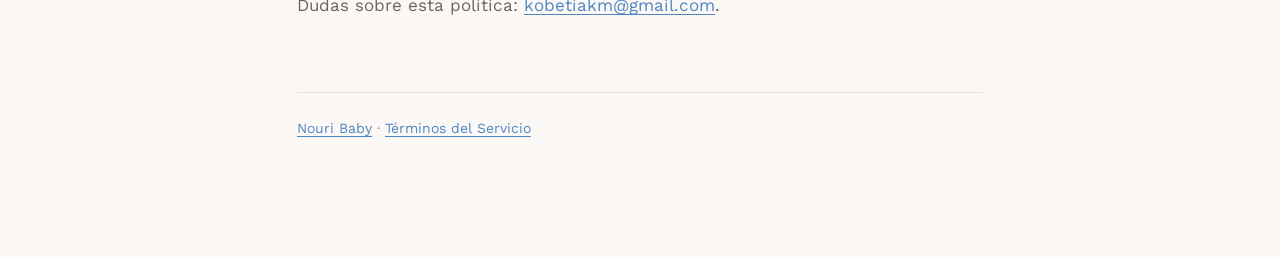
<file: es/privacy.html>
<!doctype html>
<html lang="es" data-doc="privacy">
<head>
<meta charset="utf-8">
<meta name="viewport" content="width=device-width, initial-scale=1">
<title>Política de Privacidad — Nouri Baby</title>
<link rel="alternate" hreflang="en" href="../en/privacy.html">
<link rel="alternate" hreflang="uk" href="../uk/privacy.html">
<link rel="alternate" hreflang="es" href="../es/privacy.html">
<link rel="preconnect" href="https://fonts.googleapis.com">
<link rel="preconnect" href="https://fonts.gstatic.com" crossorigin>
<link href="https://fonts.googleapis.com/css2?family=Work+Sans:wght@400;500;600&display=swap" rel="stylesheet">
<link rel="stylesheet" href="../style.css">
</head>
<body>
<div class="wrap">
<a class="brand" href="../index.html">
  <img src="../icon.png" alt="">
  <span>Nouri Baby</span>
</a>

<header>
  <div class="eyebrow">Privacidad</div>
  <h1>Política de Privacidad</h1>
  <p class="updated">Última actualización: 12 de septiembre de 2026</p>
  <nav class="langs">
    <a href="../en/privacy.html">English</a>
    <a href="../uk/privacy.html">Українська</a>
    <a href="../es/privacy.html" aria-current="true">Español</a>
  </nav>
</header>

<div class="note">
  <p><strong>En resumen:</strong> todo lo que registres sobre tu bebé permanece en tu iPhone y en tu propio iCloud. No tenemos servidores, no hay cuentas y no podemos ver tus datos. El único tercero implicado es Google, que sirve los anuncios que mantienen la app gratuita.</p>
</div>

<h2>1. A quién se aplica</h2>
<p>Esta política describe cómo la app Nouri Baby para iOS trata la información. La proporciona el desarrollador de la app, <strong>Mykola Kobetiak</strong> («nosotros»). Si tienes dudas, escribe a <a href="mailto:kobetiakm@gmail.com">kobetiakm@gmail.com</a>.</p>

<h2>2. Qué registra la app</h2>
<p>Nouri Baby es un registro. Introduces información sobre tu bebé y la app la guarda para que puedas consultarla. Esto incluye:</p>
<ul>
  <li>El nombre del bebé, su fecha de nacimiento y, si decides indicarlo, su sexo;</li>
  <li>Registros de tomas — tipo, lado, cantidad del biberón, hora de inicio y duración;</li>
  <li>Registros de pañales — mojado o sucio y, opcionalmente, color y textura;</li>
  <li>Registros de sueño — hora de inicio y duración;</li>
  <li>Registros de peso;</li>
  <li>Dientes — qué diente ha salido y la fecha que hayas indicado para él;</li>
  <li>Registros de vacunación — el nombre de la vacuna que escribes, la enfermedad que cubre si decides etiquetarla, el número de dosis y la fecha en que se administró;</li>
  <li>Tus preferencias — idioma, unidad del biberón, modo noche.</li>
</ul>
<p>La app <strong>no</strong> pide tu nombre, correo electrónico, teléfono, fecha de nacimiento, dirección ni datos de pago. No hay registro ni cuenta.</p>
<p>Los registros de dientes y vacunación son información sobre la salud de un menor, y el estado de vacunación se considera una categoría especial de datos personales en la legislación de varios países. Se tratan exactamente igual que cualquier otro registro de esta app: se escriben en tu dispositivo, se sincronizan únicamente con tu propio iCloud, nunca se nos transmiten y nunca podemos leerlos. Los mencionamos aparte porque esa sensibilidad merece decirse con claridad, no porque les ocurra nada distinto.</p>

<h2>3. Dónde se almacena</h2>
<p>Los registros se guardan <strong>en tu dispositivo</strong>. Si has iniciado sesión en iCloud, también se sincronizan con <strong>tu propia base de datos privada de iCloud</strong>, que es como la app hace tu registro disponible en tus otros dispositivos y lo restaura si cambias de teléfono.</p>
<p>Ese almacenamiento de iCloud es tuyo, no nuestro. Se rige por la <a href="https://www.apple.com/legal/privacy/">política de privacidad de Apple</a>. <strong>No tenemos acceso a él.</strong> No operamos ningún servidor que reciba los registros de tu bebé, y no existe mecanismo alguno por el que pudiéramos leerlos.</p>

<p>El material de referencia publicado junto al que la app muestra tus registros —las tablas de crecimiento de la OMS del gráfico de peso, las edades de erupción dental del mapa de dientes y la lista de vacunas que la OMS recomienda para todos los niños— está incluido dentro de la propia aplicación. Situar los registros de tu bebé junto a cualquiera de ellos ocurre por completo en tu dispositivo. No se envía nada sobre tu bebé a ningún sitio para dibujar un gráfico ni para rellenar esas pantallas, y todo funciona sin conexión.</p>
<p>Las pantallas de dientes y vacunación incluyen cada una un enlace a la organización de la que procede el material de referencia: la Asociación Dental Americana, la Academia Americana de Pediatría y la Organización Mundial de la Salud. Esos enlaces se abren en tu navegador y te sacan de la app. No enviamos nada sobre ti ni sobre tu bebé a esos sitios; una vez allí, se aplican sus propias políticas de privacidad y no esta.</p>
<h2>4. Micrófono y registro por voz</h2>
<p>La app puede convertir una frase hablada en registros. Cuando usas esta función:</p>
<ul>
  <li>El micrófono se usa solo mientras la pantalla de escucha está abierta, y solo tras tu permiso;</li>
  <li>El habla se transcribe <strong>únicamente en el dispositivo</strong>. La app exige explícitamente el reconocimiento en el dispositivo y nunca recurre al reconocimiento en servidor. Si tu idioma no tiene modelo instalado, la app te lo dice en lugar de enviar audio a ninguna parte;</li>
  <li>El audio no se graba, ni se almacena, ni se transmite;</li>
  <li>La transcripción existe solo en memoria mientras revisas los registros propuestos, y se descarta al cerrar la pantalla.</li>
</ul>
<p>Los atajos de Siri los gestiona Apple. Lo que le dices a Siri se rige por la <a href="https://www.apple.com/legal/privacy/">política de Apple</a>, no por esta.</p>

<h2>5. Publicidad</h2>
<p>La app es gratuita y muestra publicidad de <strong>Google AdMob</strong>. Para servir anuncios, Google puede recopilar y tratar información como identificadores del dispositivo, ubicación aproximada derivada de tu dirección IP e interacciones con los anuncios. Los registros de tu bebé no se transmiten por esta vía: el sistema publicitario no tiene acceso a ellos. Google recibe datos publicitarios según se describe en su <a href="https://policies.google.com/technologies/partner-sites">política para sitios y apps asociados</a>.</p>

<h3>Si estás en el EEE, el Reino Unido o Suiza</h3>
<p>Antes de solicitar cualquier anuncio, la app muestra un mensaje de consentimiento de la plataforma certificada de Google. Tu elección determina si ves publicidad personalizada o no personalizada. Puedes cambiarla en cualquier momento en <strong>Bebé → Preferencias → Privacidad de anuncios</strong>.</p>

<h3>App Tracking Transparency</h3>
<p>iOS pregunta por separado si la app puede rastrearte en apps y sitios web de otras empresas. Si lo rechazas, la app no accede al identificador de publicidad y verás anuncios menos relevantes. Rechazarlo no limita ninguna otra función.</p>

<h2>6. Analítica</h2>
<p>No incluimos <strong>ningún SDK propio de analítica ni de informes de fallos</strong>. No medimos cómo usas la aplicación y no recibimos informes sobre ti.</p>
<p>El SDK de Google Mobile Ads descrito arriba sí recopila datos de diagnóstico y publicidad para los fines de Google, incluida información de fallos y rendimiento y qué anuncios se mostraron. Eso llega a Google, no a nosotros, y figura en la etiqueta de privacidad de la aplicación en el App Store.</p>

<h2>7. Menores</h2>
<p>Nouri Baby es una herramienta para madres, padres y cuidadores. Está pensada para adultos y no se dirige a menores. Registra información <em>sobre</em> un bebé, introducida por un adulto; no está diseñada para menores, no se les promociona y no es utilizable por ellos.</p>

<h2>8. Tus derechos y tu control</h2>
<p>Como tus registros nunca salen de tu control, ejerces tus derechos directamente en la app y no solicitándonoslo:</p>
<ul>
  <li><strong>Acceso</strong> — todo lo que guarda la app es visible en las pestañas Cronología, Patrones, Cuidados y Bebé;</li>
  <li><strong>Rectificación</strong> — toca cualquier registro para editarlo;</li>
  <li><strong>Supresión</strong> — borra registros concretos desde la Cronología, o elimina la app para borrar sus datos locales. Para eliminar las copias sincronizadas, borra los datos de la app en <em>Ajustes → [tu nombre] → iCloud → Gestionar almacenamiento</em>;</li>
  <li><strong>Consentimiento</strong> — el consentimiento publicitario y el permiso de rastreo pueden cambiarse en cualquier momento, como se describe arriba.</li>
</ul>
<p>No podemos atender una solicitud de acceso o supresión en tu nombre, por la sencilla razón de que no conservamos nada sobre lo que actuar.</p>

<h2>9. Conservación</h2>
<p>Los registros se conservan hasta que los borres. No fijamos un plazo de conservación porque no custodiamos los datos.</p>

<h2>10. Cambios en esta política</h2>
<p>Si esta política cambia de forma sustancial, la versión actualizada se publicará aquí con una nueva fecha arriba. Seguir usando la app tras un cambio implica que aceptas la política revisada.</p>

<h2>11. Contacto</h2>
<p>Dudas sobre esta política: <a href="mailto:kobetiakm@gmail.com">kobetiakm@gmail.com</a>.</p>

<footer>
  <p><a href="../index.html">Nouri Baby</a> · <a href="terms.html">Términos del Servicio</a></p>
</footer>
</div>
</body>
</html>
</file>
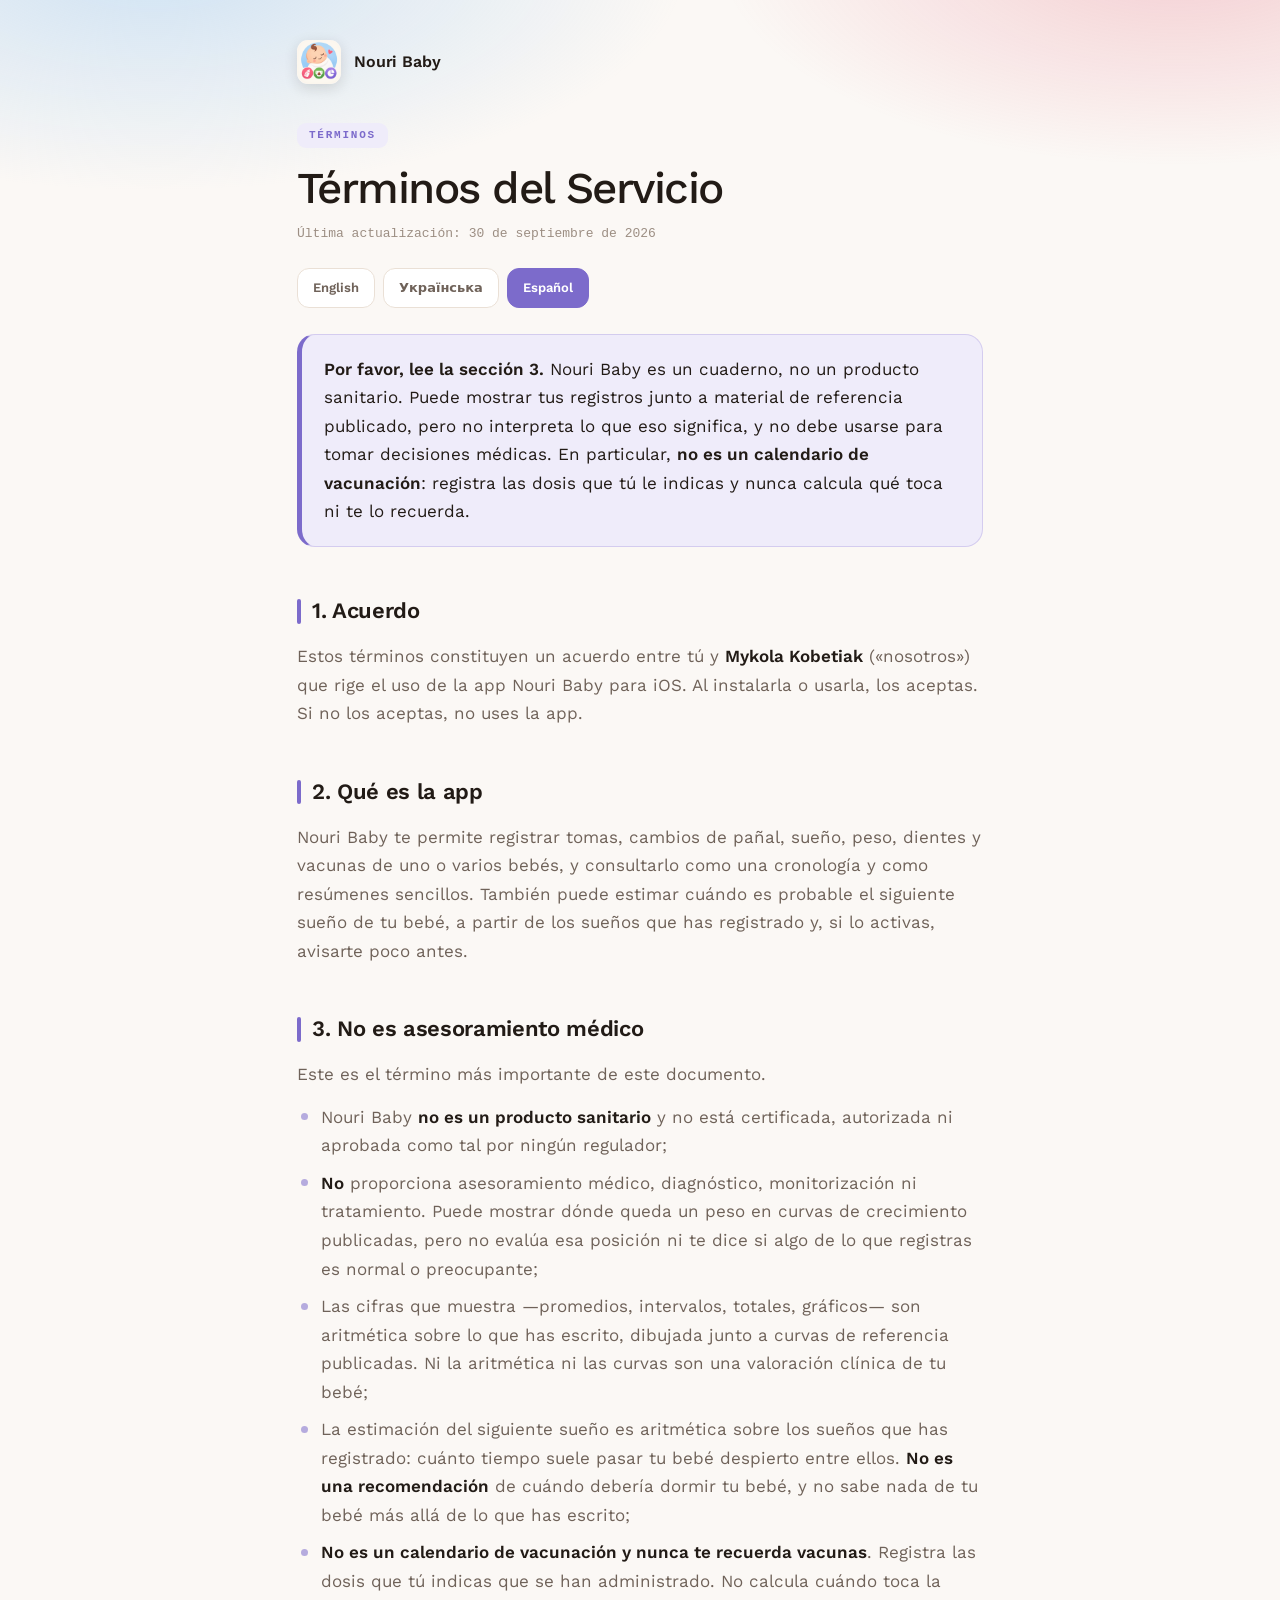
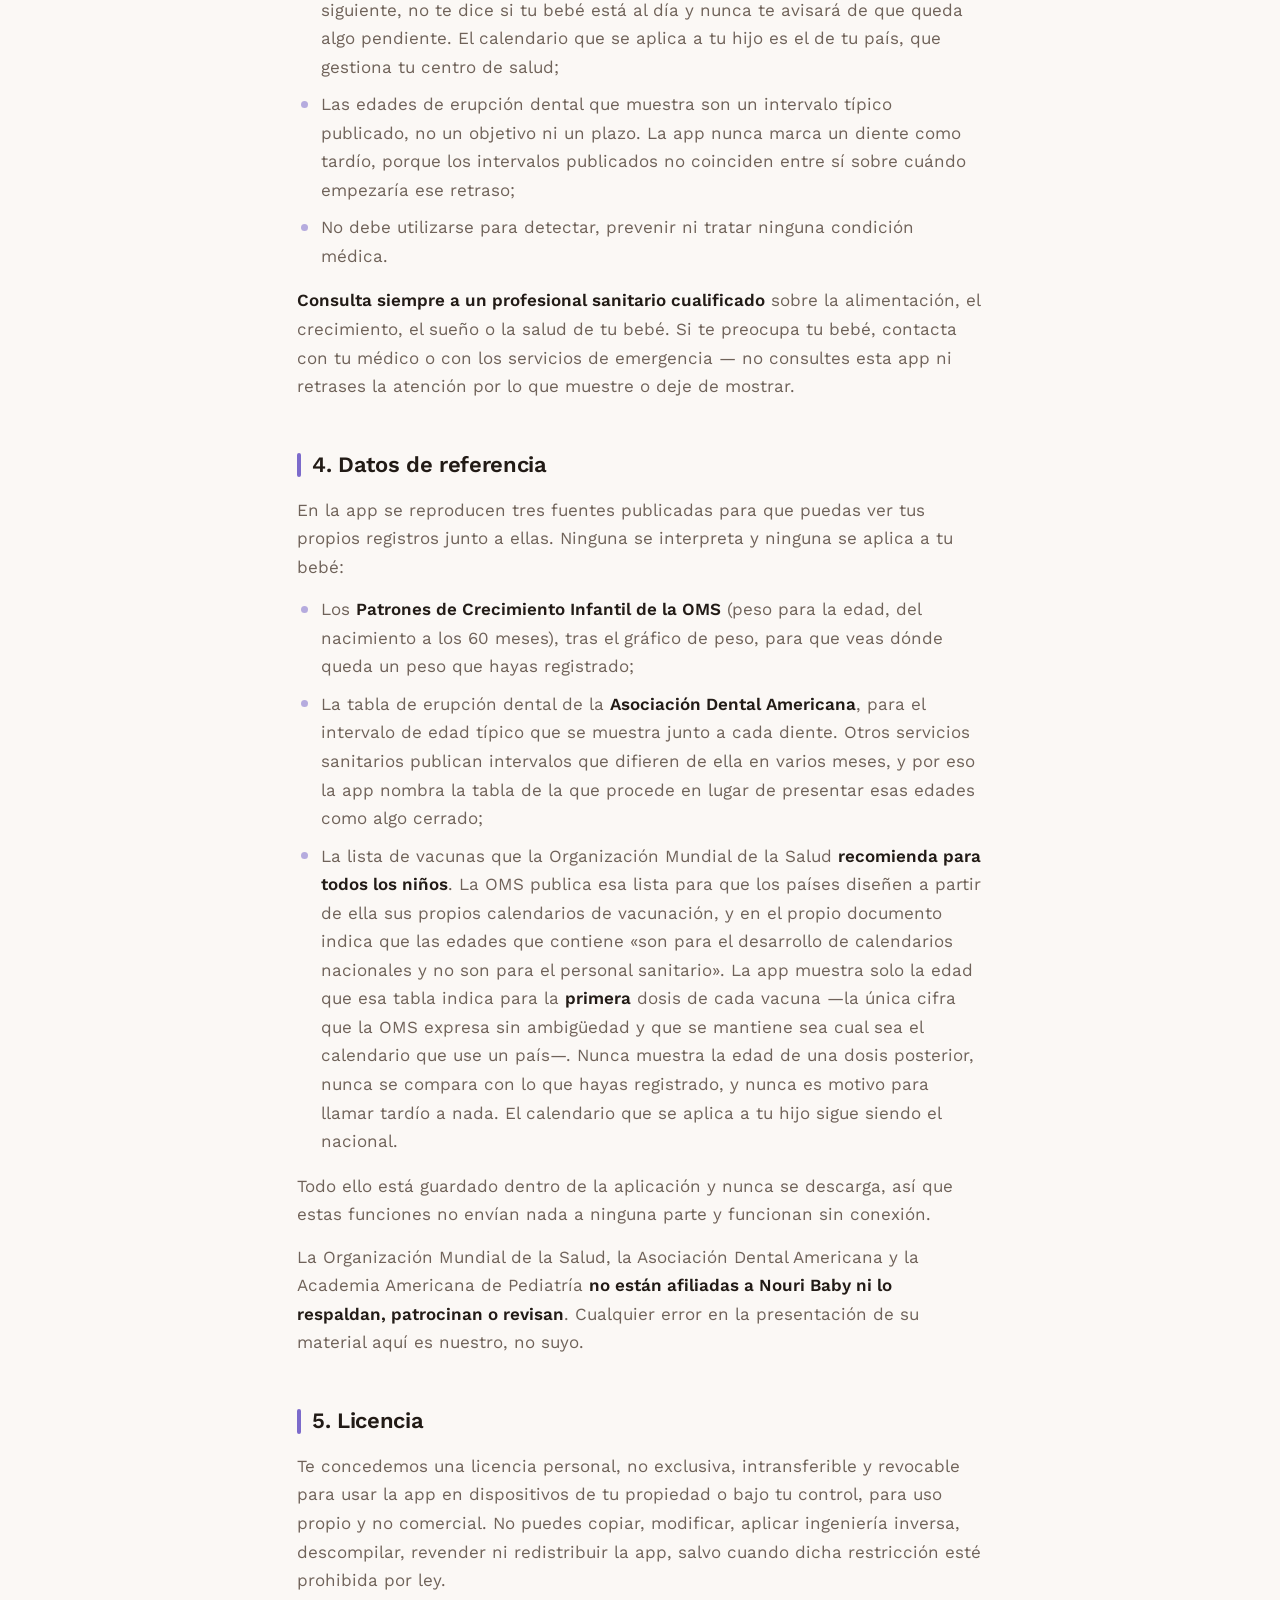
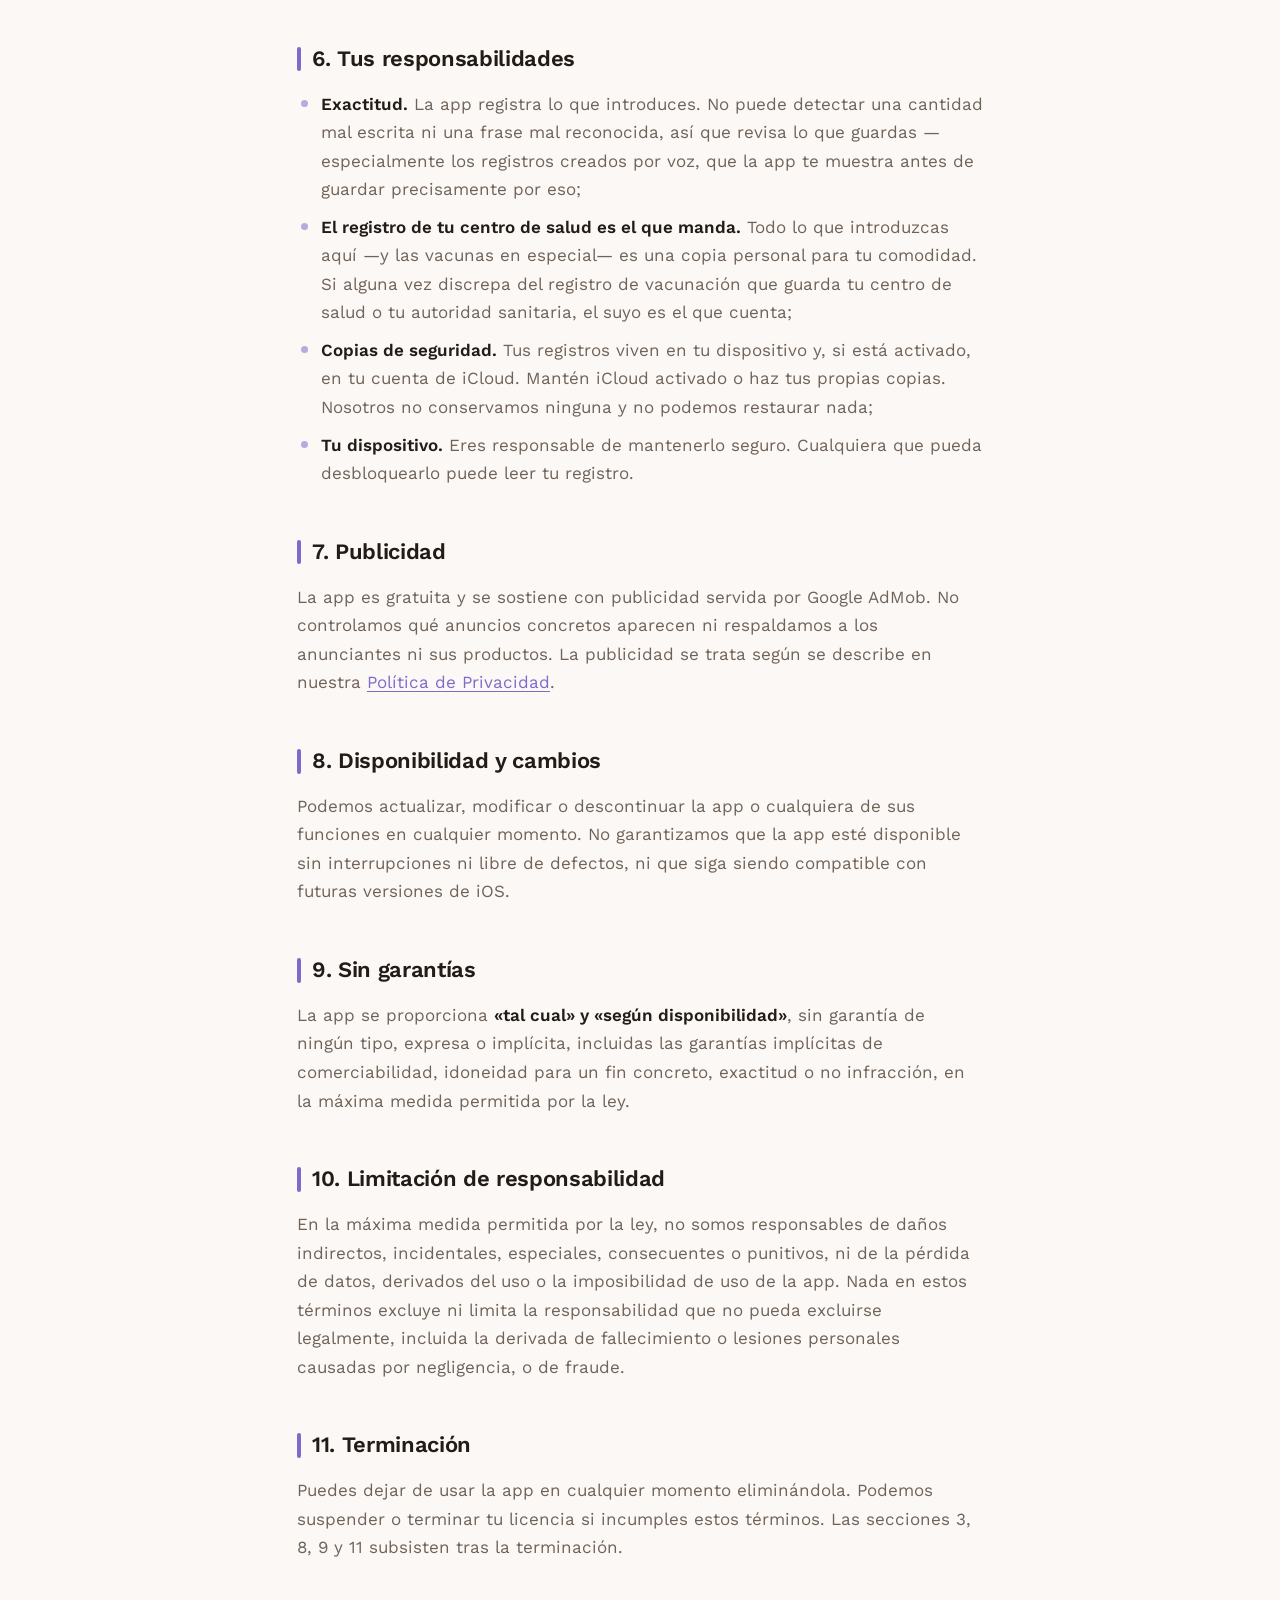
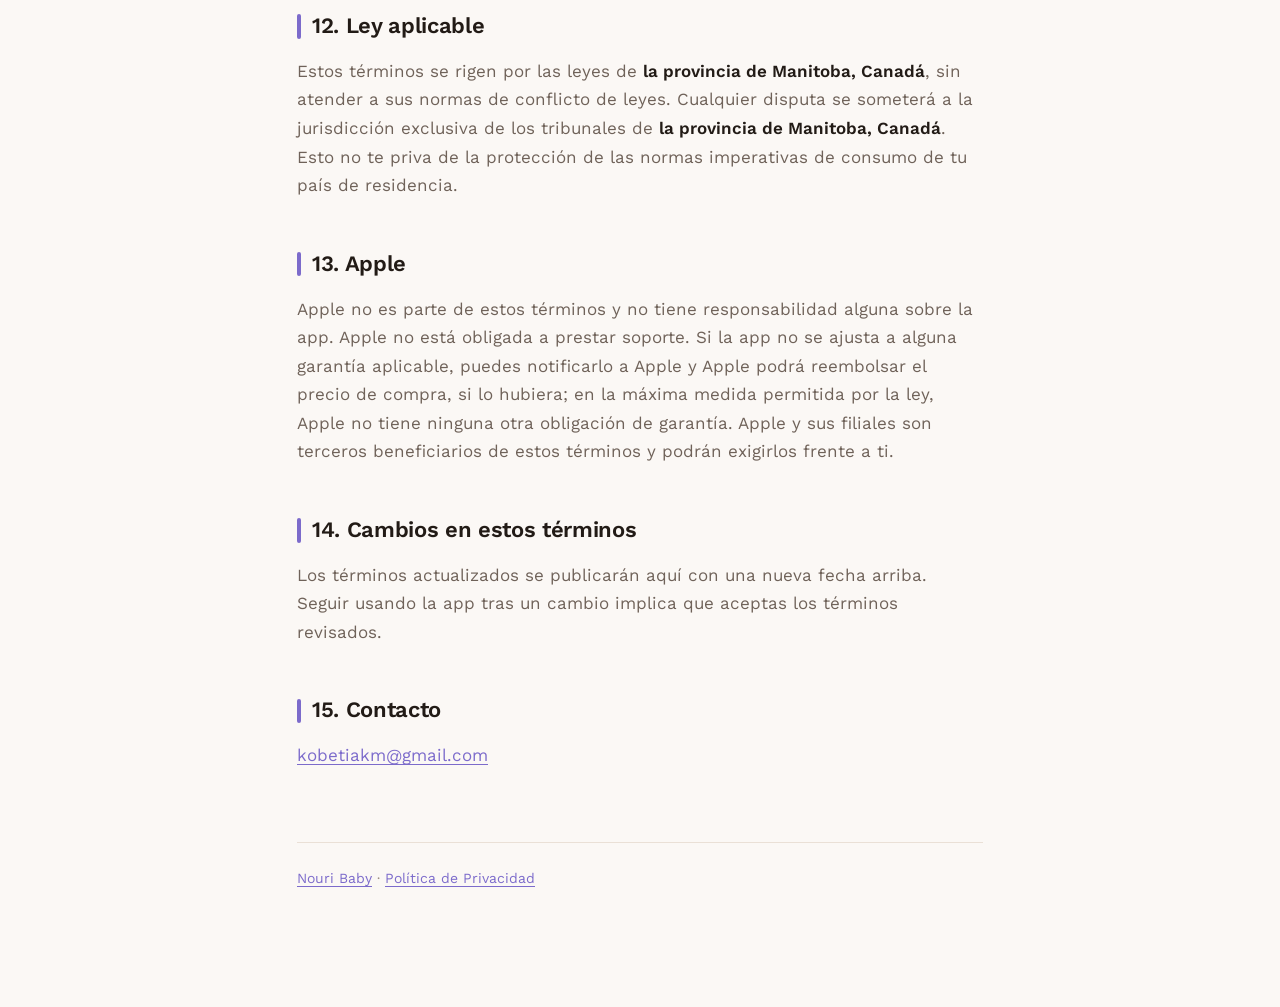
<file: es/terms.html>
<!doctype html>
<html lang="es" data-doc="terms">
<head>
<meta charset="utf-8">
<meta name="viewport" content="width=device-width, initial-scale=1">
<title>Términos del Servicio — Nouri Baby</title>
<link rel="alternate" hreflang="en" href="../en/terms.html">
<link rel="alternate" hreflang="uk" href="../uk/terms.html">
<link rel="alternate" hreflang="es" href="../es/terms.html">
<link rel="preconnect" href="https://fonts.googleapis.com">
<link rel="preconnect" href="https://fonts.gstatic.com" crossorigin>
<link href="https://fonts.googleapis.com/css2?family=Work+Sans:wght@400;500;600&display=swap" rel="stylesheet">
<link rel="stylesheet" href="../style.css">
</head>
<body>
<div class="wrap">
<a class="brand" href="../index.html">
  <img src="../icon.png" alt="">
  <span>Nouri Baby</span>
</a>

<header>
  <div class="eyebrow">Términos</div>
  <h1>Términos del Servicio</h1>
  <p class="updated">Última actualización: 30 de septiembre de 2026</p>
  <nav class="langs">
    <a href="../en/terms.html">English</a>
    <a href="../uk/terms.html">Українська</a>
    <a href="../es/terms.html" aria-current="true">Español</a>
  </nav>
</header>

<div class="note">
  <p><strong>Por favor, lee la sección 3.</strong> Nouri Baby es un cuaderno, no un producto sanitario. Puede mostrar tus registros junto a material de referencia publicado, pero no interpreta lo que eso significa, y no debe usarse para tomar decisiones médicas. En particular, <strong>no es un calendario de vacunación</strong>: registra las dosis que tú le indicas y nunca calcula qué toca ni te lo recuerda.</p>
</div>

<h2>1. Acuerdo</h2>
<p>Estos términos constituyen un acuerdo entre tú y <strong>Mykola Kobetiak</strong> («nosotros») que rige el uso de la app Nouri Baby para iOS. Al instalarla o usarla, los aceptas. Si no los aceptas, no uses la app.</p>

<h2>2. Qué es la app</h2>
<p>Nouri Baby te permite registrar tomas, cambios de pañal, sueño, peso, dientes y vacunas de uno o varios bebés, y consultarlo como una cronología y como resúmenes sencillos. También puede estimar cuándo es probable el siguiente sueño de tu bebé, a partir de los sueños que has registrado y, si lo activas, avisarte poco antes.</p>

<h2>3. No es asesoramiento médico</h2>
<p>Este es el término más importante de este documento.</p>
<ul>
  <li>Nouri Baby <strong>no es un producto sanitario</strong> y no está certificada, autorizada ni aprobada como tal por ningún regulador;</li>
  <li><strong>No</strong> proporciona asesoramiento médico, diagnóstico, monitorización ni tratamiento. Puede mostrar dónde queda un peso en curvas de crecimiento publicadas, pero no evalúa esa posición ni te dice si algo de lo que registras es normal o preocupante;</li>
  <li>Las cifras que muestra —promedios, intervalos, totales, gráficos— son aritmética sobre lo que has escrito, dibujada junto a curvas de referencia publicadas. Ni la aritmética ni las curvas son una valoración clínica de tu bebé;</li>
  <li>La estimación del siguiente sueño es aritmética sobre los sueños que has registrado: cuánto tiempo suele pasar tu bebé despierto entre ellos. <strong>No es una recomendación</strong> de cuándo debería dormir tu bebé, y no sabe nada de tu bebé más allá de lo que has escrito;</li>
  <li><strong>No es un calendario de vacunación y nunca te recuerda vacunas</strong>. Registra las dosis que tú indicas que se han administrado. No calcula cuándo toca la siguiente, no te dice si tu bebé está al día y nunca te avisará de que queda algo pendiente. El calendario que se aplica a tu hijo es el de tu país, que gestiona tu centro de salud;</li>
  <li>Las edades de erupción dental que muestra son un intervalo típico publicado, no un objetivo ni un plazo. La app nunca marca un diente como tardío, porque los intervalos publicados no coinciden entre sí sobre cuándo empezaría ese retraso;</li>
  <li>No debe utilizarse para detectar, prevenir ni tratar ninguna condición médica.</li>
</ul>
<p><strong>Consulta siempre a un profesional sanitario cualificado</strong> sobre la alimentación, el crecimiento, el sueño o la salud de tu bebé. Si te preocupa tu bebé, contacta con tu médico o con los servicios de emergencia — no consultes esta app ni retrases la atención por lo que muestre o deje de mostrar.</p>

<h2>4. Datos de referencia</h2>
<p>En la app se reproducen tres fuentes publicadas para que puedas ver tus propios registros junto a ellas. Ninguna se interpreta y ninguna se aplica a tu bebé:</p>
<ul>
  <li>Los <strong>Patrones de Crecimiento Infantil de la OMS</strong> (peso para la edad, del nacimiento a los 60 meses), tras el gráfico de peso, para que veas dónde queda un peso que hayas registrado;</li>
  <li>La tabla de erupción dental de la <strong>Asociación Dental Americana</strong>, para el intervalo de edad típico que se muestra junto a cada diente. Otros servicios sanitarios publican intervalos que difieren de ella en varios meses, y por eso la app nombra la tabla de la que procede en lugar de presentar esas edades como algo cerrado;</li>
  <li>La lista de vacunas que la Organización Mundial de la Salud <strong>recomienda para todos los niños</strong>. La OMS publica esa lista para que los países diseñen a partir de ella sus propios calendarios de vacunación, y en el propio documento indica que las edades que contiene «son para el desarrollo de calendarios nacionales y no son para el personal sanitario». La app muestra solo la edad que esa tabla indica para la <strong>primera</strong> dosis de cada vacuna —la única cifra que la OMS expresa sin ambigüedad y que se mantiene sea cual sea el calendario que use un país—. Nunca muestra la edad de una dosis posterior, nunca se compara con lo que hayas registrado, y nunca es motivo para llamar tardío a nada. El calendario que se aplica a tu hijo sigue siendo el nacional.</li>
</ul>
<p>Todo ello está guardado dentro de la aplicación y nunca se descarga, así que estas funciones no envían nada a ninguna parte y funcionan sin conexión.</p>
<p>La Organización Mundial de la Salud, la Asociación Dental Americana y la Academia Americana de Pediatría <strong>no están afiliadas a Nouri Baby ni lo respaldan, patrocinan o revisan</strong>. Cualquier error en la presentación de su material aquí es nuestro, no suyo.</p>
<h2>5. Licencia</h2>
<p>Te concedemos una licencia personal, no exclusiva, intransferible y revocable para usar la app en dispositivos de tu propiedad o bajo tu control, para uso propio y no comercial. No puedes copiar, modificar, aplicar ingeniería inversa, descompilar, revender ni redistribuir la app, salvo cuando dicha restricción esté prohibida por ley.</p>

<h2>6. Tus responsabilidades</h2>
<ul>
  <li><strong>Exactitud.</strong> La app registra lo que introduces. No puede detectar una cantidad mal escrita ni una frase mal reconocida, así que revisa lo que guardas — especialmente los registros creados por voz, que la app te muestra antes de guardar precisamente por eso;</li>
  <li><strong>El registro de tu centro de salud es el que manda.</strong> Todo lo que introduzcas aquí —y las vacunas en especial— es una copia personal para tu comodidad. Si alguna vez discrepa del registro de vacunación que guarda tu centro de salud o tu autoridad sanitaria, el suyo es el que cuenta;</li>
  <li><strong>Copias de seguridad.</strong> Tus registros viven en tu dispositivo y, si está activado, en tu cuenta de iCloud. Mantén iCloud activado o haz tus propias copias. Nosotros no conservamos ninguna y no podemos restaurar nada;</li>
  <li><strong>Tu dispositivo.</strong> Eres responsable de mantenerlo seguro. Cualquiera que pueda desbloquearlo puede leer tu registro.</li>
</ul>

<h2>7. Publicidad</h2>
<p>La app es gratuita y se sostiene con publicidad servida por Google AdMob. No controlamos qué anuncios concretos aparecen ni respaldamos a los anunciantes ni sus productos. La publicidad se trata según se describe en nuestra <a href="privacy.html">Política de Privacidad</a>.</p>

<h2>8. Disponibilidad y cambios</h2>
<p>Podemos actualizar, modificar o descontinuar la app o cualquiera de sus funciones en cualquier momento. No garantizamos que la app esté disponible sin interrupciones ni libre de defectos, ni que siga siendo compatible con futuras versiones de iOS.</p>

<h2>9. Sin garantías</h2>
<p>La app se proporciona <strong>«tal cual» y «según disponibilidad»</strong>, sin garantía de ningún tipo, expresa o implícita, incluidas las garantías implícitas de comerciabilidad, idoneidad para un fin concreto, exactitud o no infracción, en la máxima medida permitida por la ley.</p>

<h2>10. Limitación de responsabilidad</h2>
<p>En la máxima medida permitida por la ley, no somos responsables de daños indirectos, incidentales, especiales, consecuentes o punitivos, ni de la pérdida de datos, derivados del uso o la imposibilidad de uso de la app. Nada en estos términos excluye ni limita la responsabilidad que no pueda excluirse legalmente, incluida la derivada de fallecimiento o lesiones personales causadas por negligencia, o de fraude.</p>

<h2>11. Terminación</h2>
<p>Puedes dejar de usar la app en cualquier momento eliminándola. Podemos suspender o terminar tu licencia si incumples estos términos. Las secciones 3, 8, 9 y 11 subsisten tras la terminación.</p>

<h2>12. Ley aplicable</h2>
<p>Estos términos se rigen por las leyes de <strong>la provincia de Manitoba, Canadá</strong>, sin atender a sus normas de conflicto de leyes. Cualquier disputa se someterá a la jurisdicción exclusiva de los tribunales de <strong>la provincia de Manitoba, Canadá</strong>. Esto no te priva de la protección de las normas imperativas de consumo de tu país de residencia.</p>

<h2>13. Apple</h2>
<p>Apple no es parte de estos términos y no tiene responsabilidad alguna sobre la app. Apple no está obligada a prestar soporte. Si la app no se ajusta a alguna garantía aplicable, puedes notificarlo a Apple y Apple podrá reembolsar el precio de compra, si lo hubiera; en la máxima medida permitida por la ley, Apple no tiene ninguna otra obligación de garantía. Apple y sus filiales son terceros beneficiarios de estos términos y podrán exigirlos frente a ti.</p>

<h2>14. Cambios en estos términos</h2>
<p>Los términos actualizados se publicarán aquí con una nueva fecha arriba. Seguir usando la app tras un cambio implica que aceptas los términos revisados.</p>

<h2>15. Contacto</h2>
<p><a href="mailto:kobetiakm@gmail.com">kobetiakm@gmail.com</a></p>

<footer>
  <p><a href="../index.html">Nouri Baby</a> · <a href="privacy.html">Política de Privacidad</a></p>
</footer>
</div>
</body>
</html>
</file>
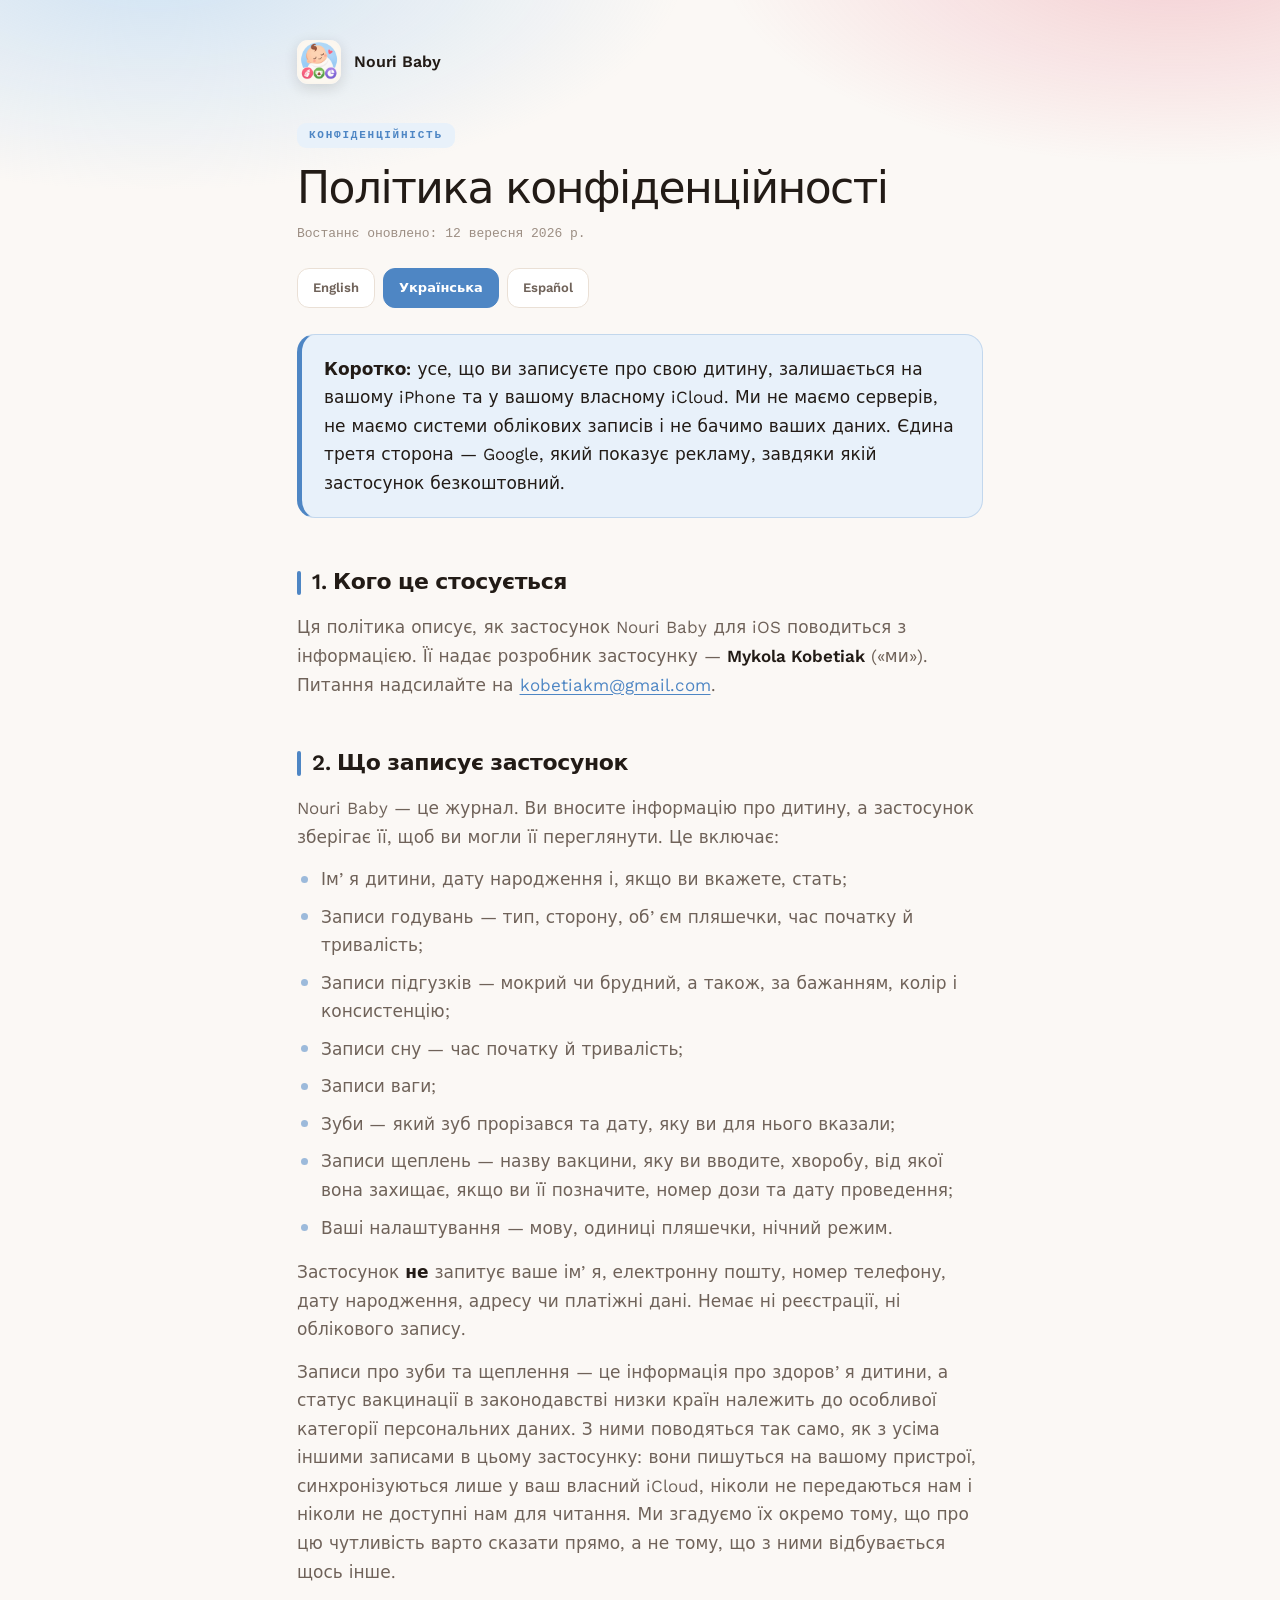
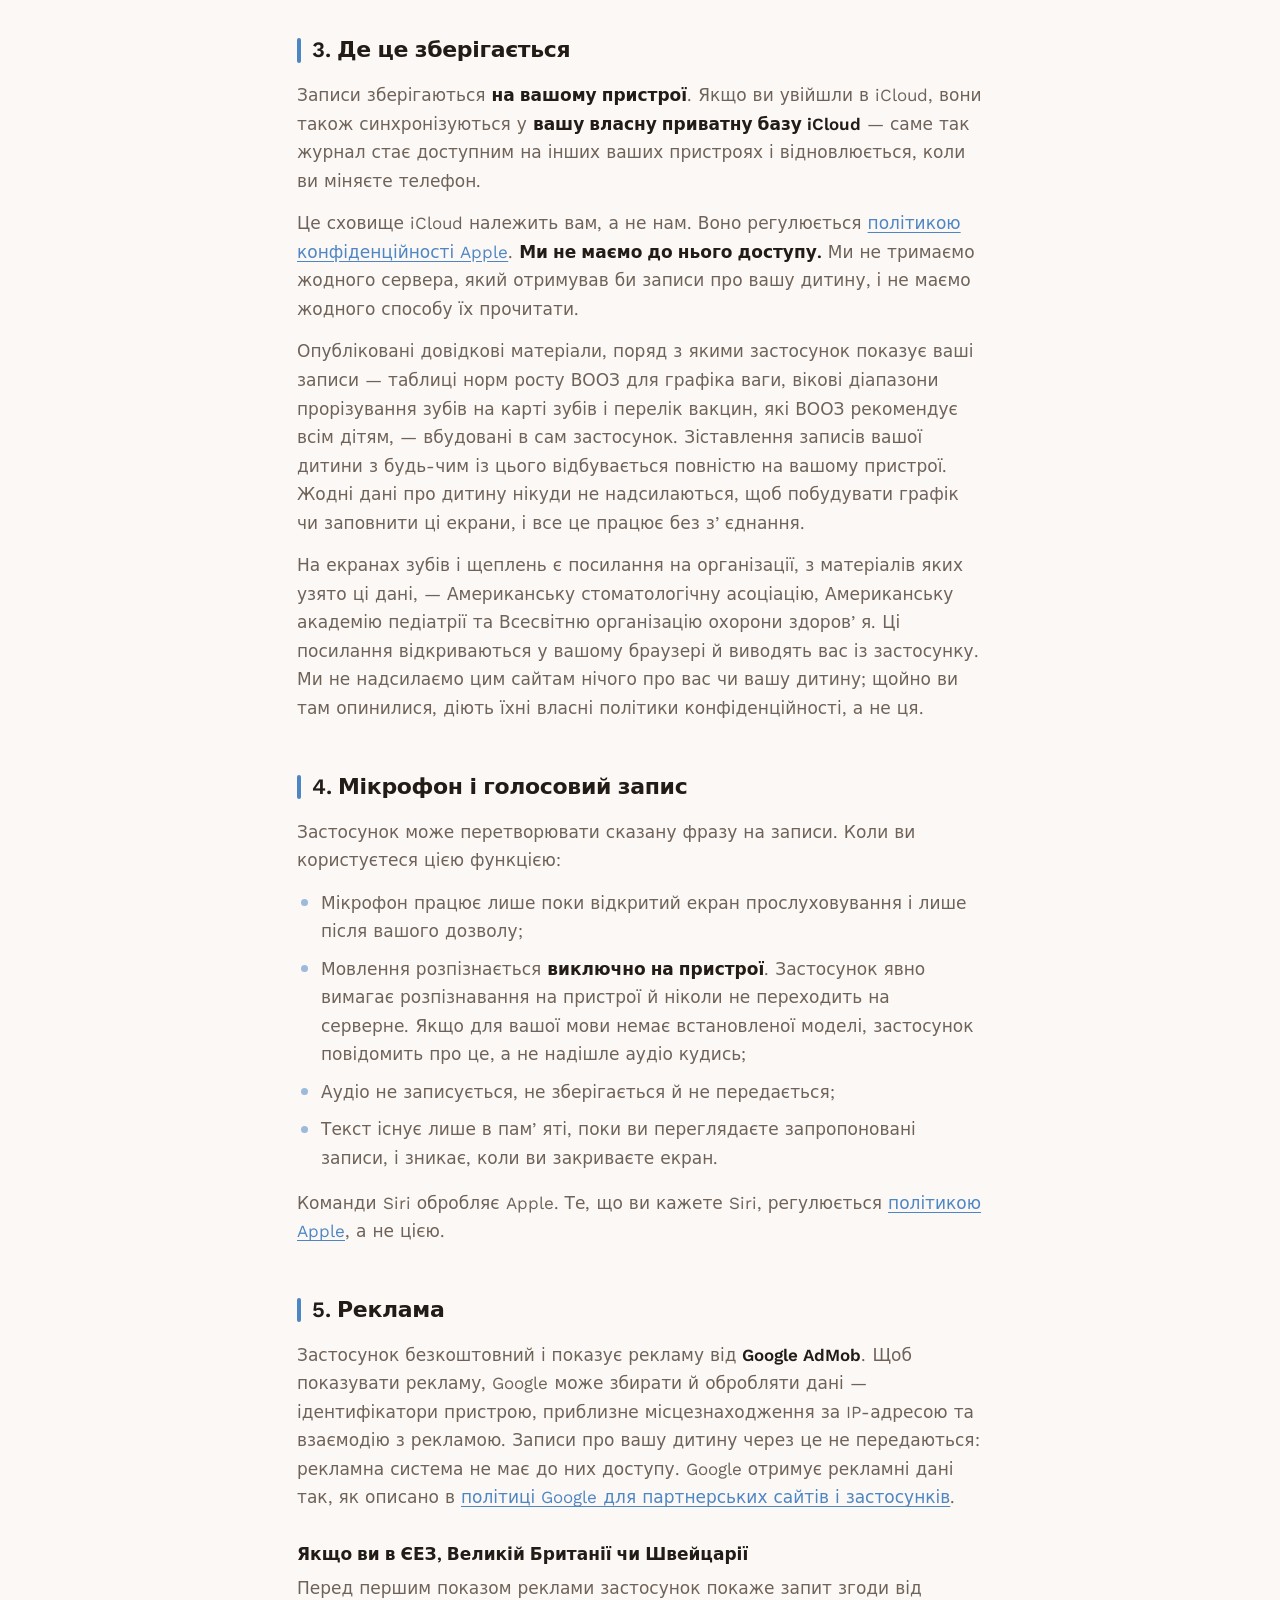
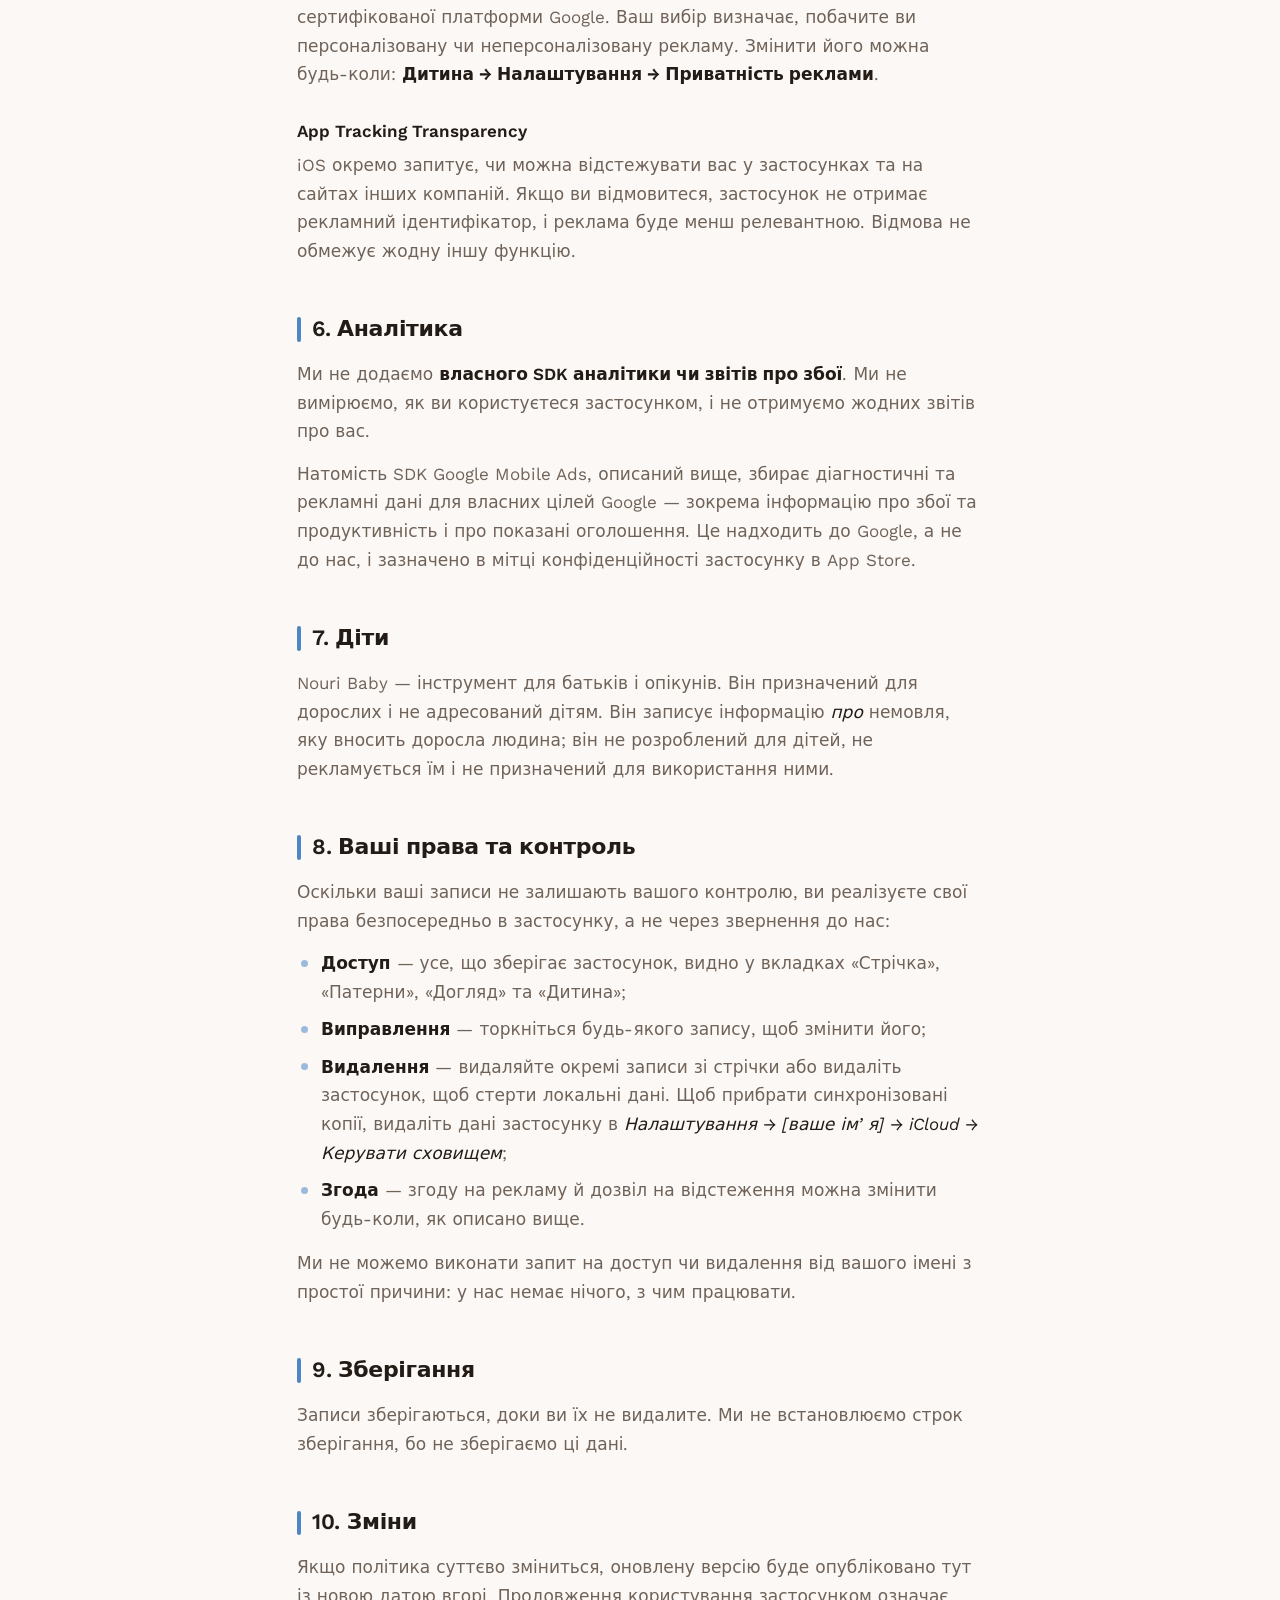
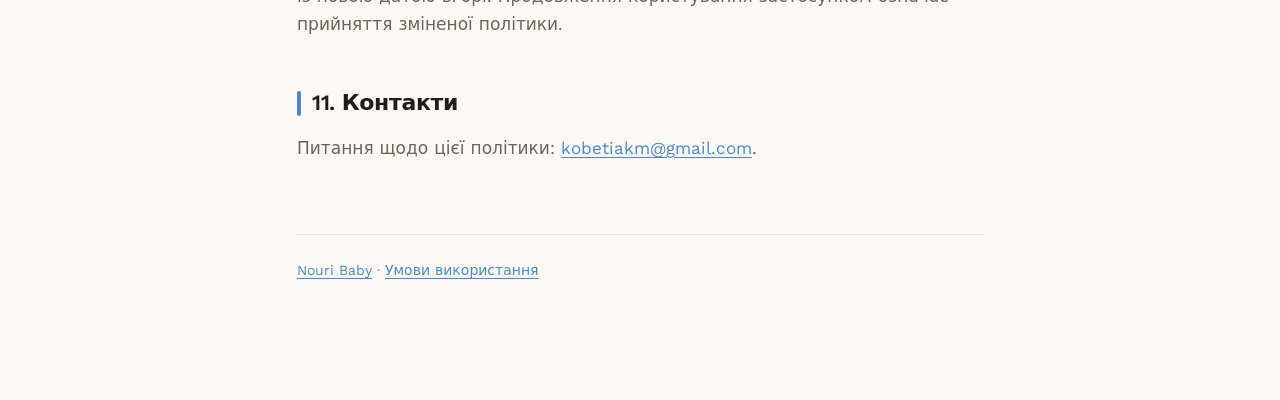
<file: uk/privacy.html>
<!doctype html>
<html lang="uk" data-doc="privacy">
<head>
<meta charset="utf-8">
<meta name="viewport" content="width=device-width, initial-scale=1">
<title>Політика конфіденційності — Nouri Baby</title>
<link rel="alternate" hreflang="en" href="../en/privacy.html">
<link rel="alternate" hreflang="uk" href="../uk/privacy.html">
<link rel="alternate" hreflang="es" href="../es/privacy.html">
<link rel="preconnect" href="https://fonts.googleapis.com">
<link rel="preconnect" href="https://fonts.gstatic.com" crossorigin>
<link href="https://fonts.googleapis.com/css2?family=Work+Sans:wght@400;500;600&display=swap" rel="stylesheet">
<link rel="stylesheet" href="../style.css">
</head>
<body>
<div class="wrap">
<a class="brand" href="../index.html">
  <img src="../icon.png" alt="">
  <span>Nouri Baby</span>
</a>

<header>
  <div class="eyebrow">Конфіденційність</div>
  <h1>Політика конфіденційності</h1>
  <p class="updated">Востаннє оновлено: 12 вересня 2026 р.</p>
  <nav class="langs">
    <a href="../en/privacy.html">English</a>
    <a href="../uk/privacy.html" aria-current="true">Українська</a>
    <a href="../es/privacy.html">Español</a>
  </nav>
</header>

<div class="note">
  <p><strong>Коротко:</strong> усе, що ви записуєте про свою дитину, залишається на вашому iPhone та у вашому власному iCloud. Ми не маємо серверів, не маємо системи облікових записів і не бачимо ваших даних. Єдина третя сторона — Google, який показує рекламу, завдяки якій застосунок безкоштовний.</p>
</div>

<h2>1. Кого це стосується</h2>
<p>Ця політика описує, як застосунок Nouri Baby для iOS поводиться з інформацією. Її надає розробник застосунку — <strong>Mykola Kobetiak</strong> («ми»). Питання надсилайте на <a href="mailto:kobetiakm@gmail.com">kobetiakm@gmail.com</a>.</p>

<h2>2. Що записує застосунок</h2>
<p>Nouri Baby — це журнал. Ви вносите інформацію про дитину, а застосунок зберігає її, щоб ви могли її переглянути. Це включає:</p>
<ul>
  <li>Імʼя дитини, дату народження і, якщо ви вкажете, стать;</li>
  <li>Записи годувань — тип, сторону, обʼєм пляшечки, час початку й тривалість;</li>
  <li>Записи підгузків — мокрий чи брудний, а також, за бажанням, колір і консистенцію;</li>
  <li>Записи сну — час початку й тривалість;</li>
  <li>Записи ваги;</li>
  <li>Зуби — який зуб прорізався та дату, яку ви для нього вказали;</li>
  <li>Записи щеплень — назву вакцини, яку ви вводите, хворобу, від якої вона захищає, якщо ви її позначите, номер дози та дату проведення;</li>
  <li>Ваші налаштування — мову, одиниці пляшечки, нічний режим.</li>
</ul>
<p>Застосунок <strong>не</strong> запитує ваше імʼя, електронну пошту, номер телефону, дату народження, адресу чи платіжні дані. Немає ні реєстрації, ні облікового запису.</p>
<p>Записи про зуби та щеплення — це інформація про здоровʼя дитини, а статус вакцинації в законодавстві низки країн належить до особливої категорії персональних даних. З ними поводяться так само, як з усіма іншими записами в цьому застосунку: вони пишуться на вашому пристрої, синхронізуються лише у ваш власний iCloud, ніколи не передаються нам і ніколи не доступні нам для читання. Ми згадуємо їх окремо тому, що про цю чутливість варто сказати прямо, а не тому, що з ними відбувається щось інше.</p>

<h2>3. Де це зберігається</h2>
<p>Записи зберігаються <strong>на вашому пристрої</strong>. Якщо ви увійшли в iCloud, вони також синхронізуються у <strong>вашу власну приватну базу iCloud</strong> — саме так журнал стає доступним на інших ваших пристроях і відновлюється, коли ви міняєте телефон.</p>
<p>Це сховище iCloud належить вам, а не нам. Воно регулюється <a href="https://www.apple.com/legal/privacy/">політикою конфіденційності Apple</a>. <strong>Ми не маємо до нього доступу.</strong> Ми не тримаємо жодного сервера, який отримував би записи про вашу дитину, і не маємо жодного способу їх прочитати.</p>

<p>Опубліковані довідкові матеріали, поряд з якими застосунок показує ваші записи — таблиці норм росту ВООЗ для графіка ваги, вікові діапазони прорізування зубів на карті зубів і перелік вакцин, які ВООЗ рекомендує всім дітям, — вбудовані в сам застосунок. Зіставлення записів вашої дитини з будь-чим із цього відбувається повністю на вашому пристрої. Жодні дані про дитину нікуди не надсилаються, щоб побудувати графік чи заповнити ці екрани, і все це працює без зʼєднання.</p>
<p>На екранах зубів і щеплень є посилання на організації, з матеріалів яких узято ці дані, — Американську стоматологічну асоціацію, Американську академію педіатрії та Всесвітню організацію охорони здоровʼя. Ці посилання відкриваються у вашому браузері й виводять вас із застосунку. Ми не надсилаємо цим сайтам нічого про вас чи вашу дитину; щойно ви там опинилися, діють їхні власні політики конфіденційності, а не ця.</p>
<h2>4. Мікрофон і голосовий запис</h2>
<p>Застосунок може перетворювати сказану фразу на записи. Коли ви користуєтеся цією функцією:</p>
<ul>
  <li>Мікрофон працює лише поки відкритий екран прослуховування і лише після вашого дозволу;</li>
  <li>Мовлення розпізнається <strong>виключно на пристрої</strong>. Застосунок явно вимагає розпізнавання на пристрої й ніколи не переходить на серверне. Якщо для вашої мови немає встановленої моделі, застосунок повідомить про це, а не надішле аудіо кудись;</li>
  <li>Аудіо не записується, не зберігається й не передається;</li>
  <li>Текст існує лише в памʼяті, поки ви переглядаєте запропоновані записи, і зникає, коли ви закриваєте екран.</li>
</ul>
<p>Команди Siri обробляє Apple. Те, що ви кажете Siri, регулюється <a href="https://www.apple.com/legal/privacy/">політикою Apple</a>, а не цією.</p>

<h2>5. Реклама</h2>
<p>Застосунок безкоштовний і показує рекламу від <strong>Google AdMob</strong>. Щоб показувати рекламу, Google може збирати й обробляти дані — ідентифікатори пристрою, приблизне місцезнаходження за IP-адресою та взаємодію з рекламою. Записи про вашу дитину через це не передаються: рекламна система не має до них доступу. Google отримує рекламні дані так, як описано в <a href="https://policies.google.com/technologies/partner-sites">політиці Google для партнерських сайтів і застосунків</a>.</p>

<h3>Якщо ви в ЄЕЗ, Великій Британії чи Швейцарії</h3>
<p>Перед першим показом реклами застосунок покаже запит згоди від сертифікованої платформи Google. Ваш вибір визначає, побачите ви персоналізовану чи неперсоналізовану рекламу. Змінити його можна будь-коли: <strong>Дитина → Налаштування → Приватність реклами</strong>.</p>

<h3>App Tracking Transparency</h3>
<p>iOS окремо запитує, чи можна відстежувати вас у застосунках та на сайтах інших компаній. Якщо ви відмовитеся, застосунок не отримає рекламний ідентифікатор, і реклама буде менш релевантною. Відмова не обмежує жодну іншу функцію.</p>

<h2>6. Аналітика</h2>
<p>Ми не додаємо <strong>власного SDK аналітики чи звітів про збої</strong>. Ми не вимірюємо, як ви користуєтеся застосунком, і не отримуємо жодних звітів про вас.</p>
<p>Натомість SDK Google Mobile Ads, описаний вище, збирає діагностичні та рекламні дані для власних цілей Google — зокрема інформацію про збої та продуктивність і про показані оголошення. Це надходить до Google, а не до нас, і зазначено в мітці конфіденційності застосунку в App Store.</p>

<h2>7. Діти</h2>
<p>Nouri Baby — інструмент для батьків і опікунів. Він призначений для дорослих і не адресований дітям. Він записує інформацію <em>про</em> немовля, яку вносить доросла людина; він не розроблений для дітей, не рекламується їм і не призначений для використання ними.</p>

<h2>8. Ваші права та контроль</h2>
<p>Оскільки ваші записи не залишають вашого контролю, ви реалізуєте свої права безпосередньо в застосунку, а не через звернення до нас:</p>
<ul>
  <li><strong>Доступ</strong> — усе, що зберігає застосунок, видно у вкладках «Стрічка», «Патерни», «Догляд» та «Дитина»;</li>
  <li><strong>Виправлення</strong> — торкніться будь-якого запису, щоб змінити його;</li>
  <li><strong>Видалення</strong> — видаляйте окремі записи зі стрічки або видаліть застосунок, щоб стерти локальні дані. Щоб прибрати синхронізовані копії, видаліть дані застосунку в <em>Налаштування → [ваше імʼя] → iCloud → Керувати сховищем</em>;</li>
  <li><strong>Згода</strong> — згоду на рекламу й дозвіл на відстеження можна змінити будь-коли, як описано вище.</li>
</ul>
<p>Ми не можемо виконати запит на доступ чи видалення від вашого імені з простої причини: у нас немає нічого, з чим працювати.</p>

<h2>9. Зберігання</h2>
<p>Записи зберігаються, доки ви їх не видалите. Ми не встановлюємо строк зберігання, бо не зберігаємо ці дані.</p>

<h2>10. Зміни</h2>
<p>Якщо політика суттєво зміниться, оновлену версію буде опубліковано тут із новою датою вгорі. Продовження користування застосунком означає прийняття зміненої політики.</p>

<h2>11. Контакти</h2>
<p>Питання щодо цієї політики: <a href="mailto:kobetiakm@gmail.com">kobetiakm@gmail.com</a>.</p>

<footer>
  <p><a href="../index.html">Nouri Baby</a> · <a href="terms.html">Умови використання</a></p>
</footer>
</div>
</body>
</html>
</file>
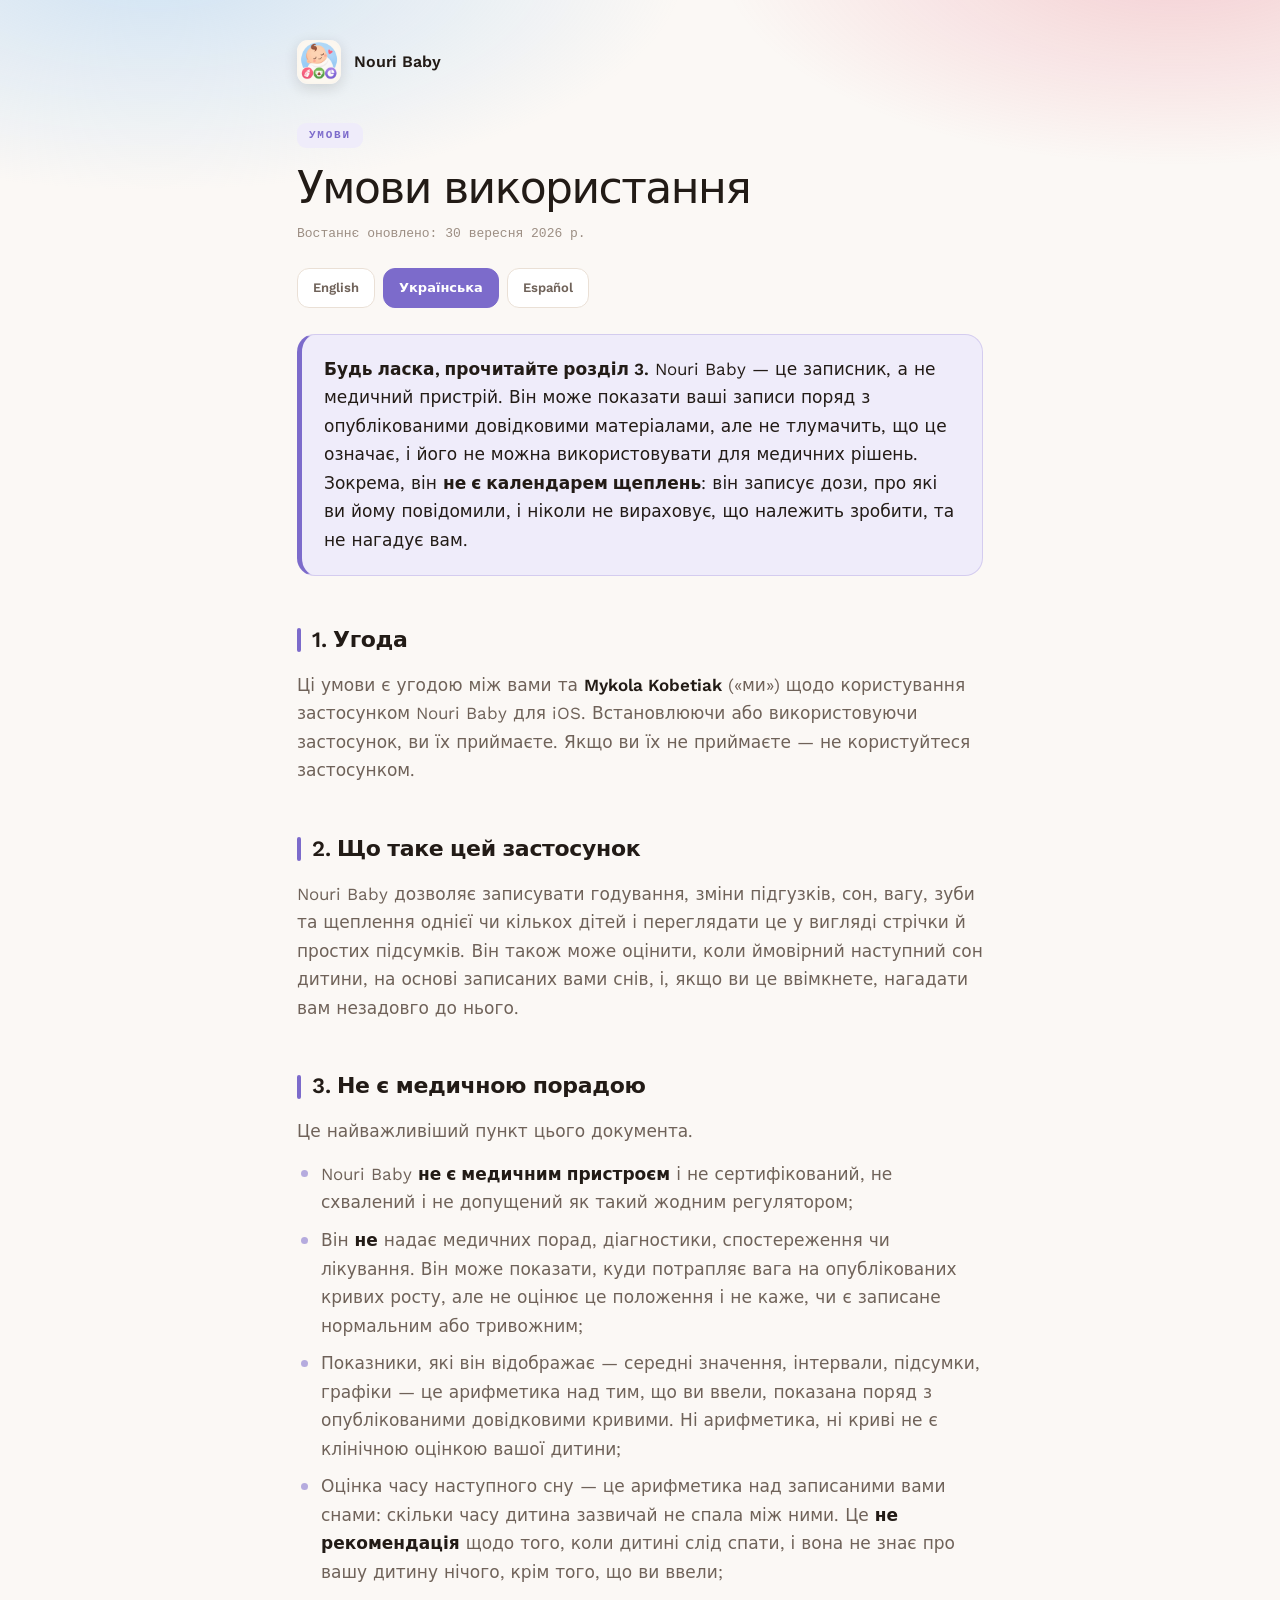
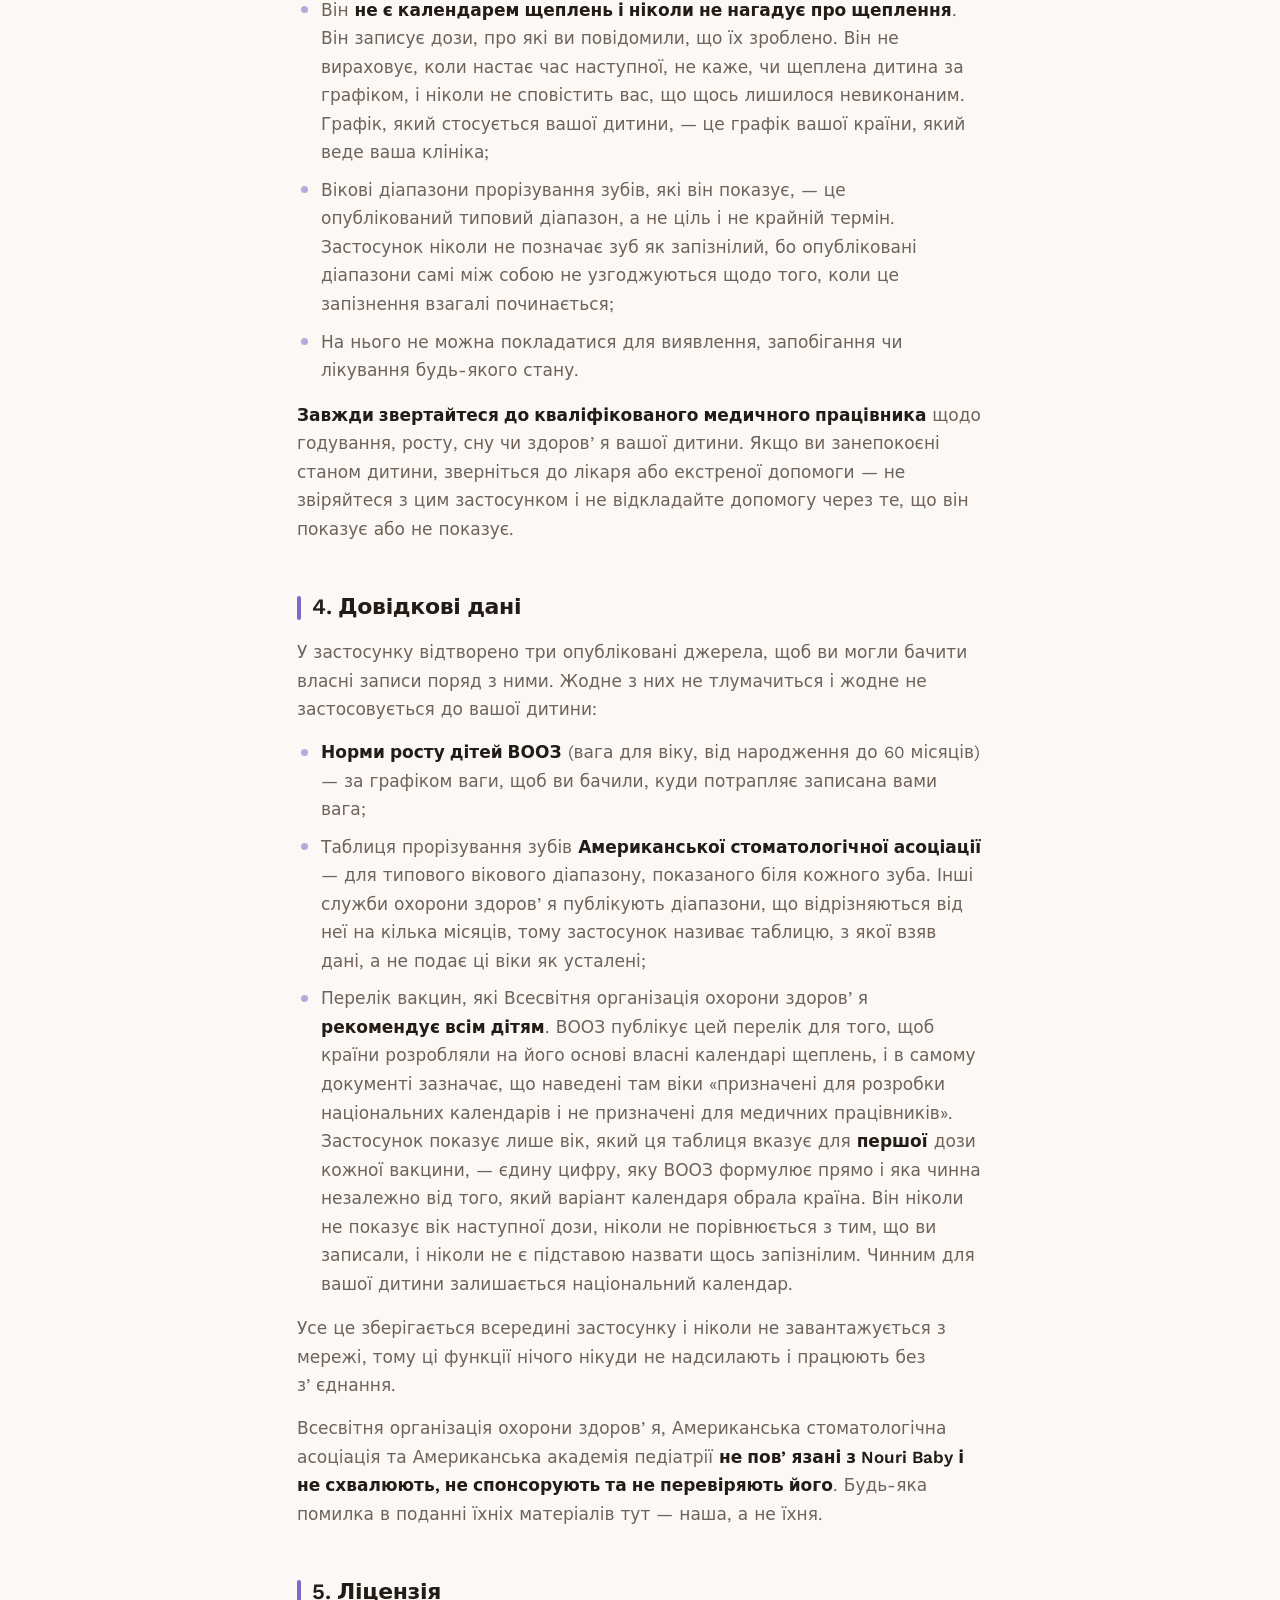
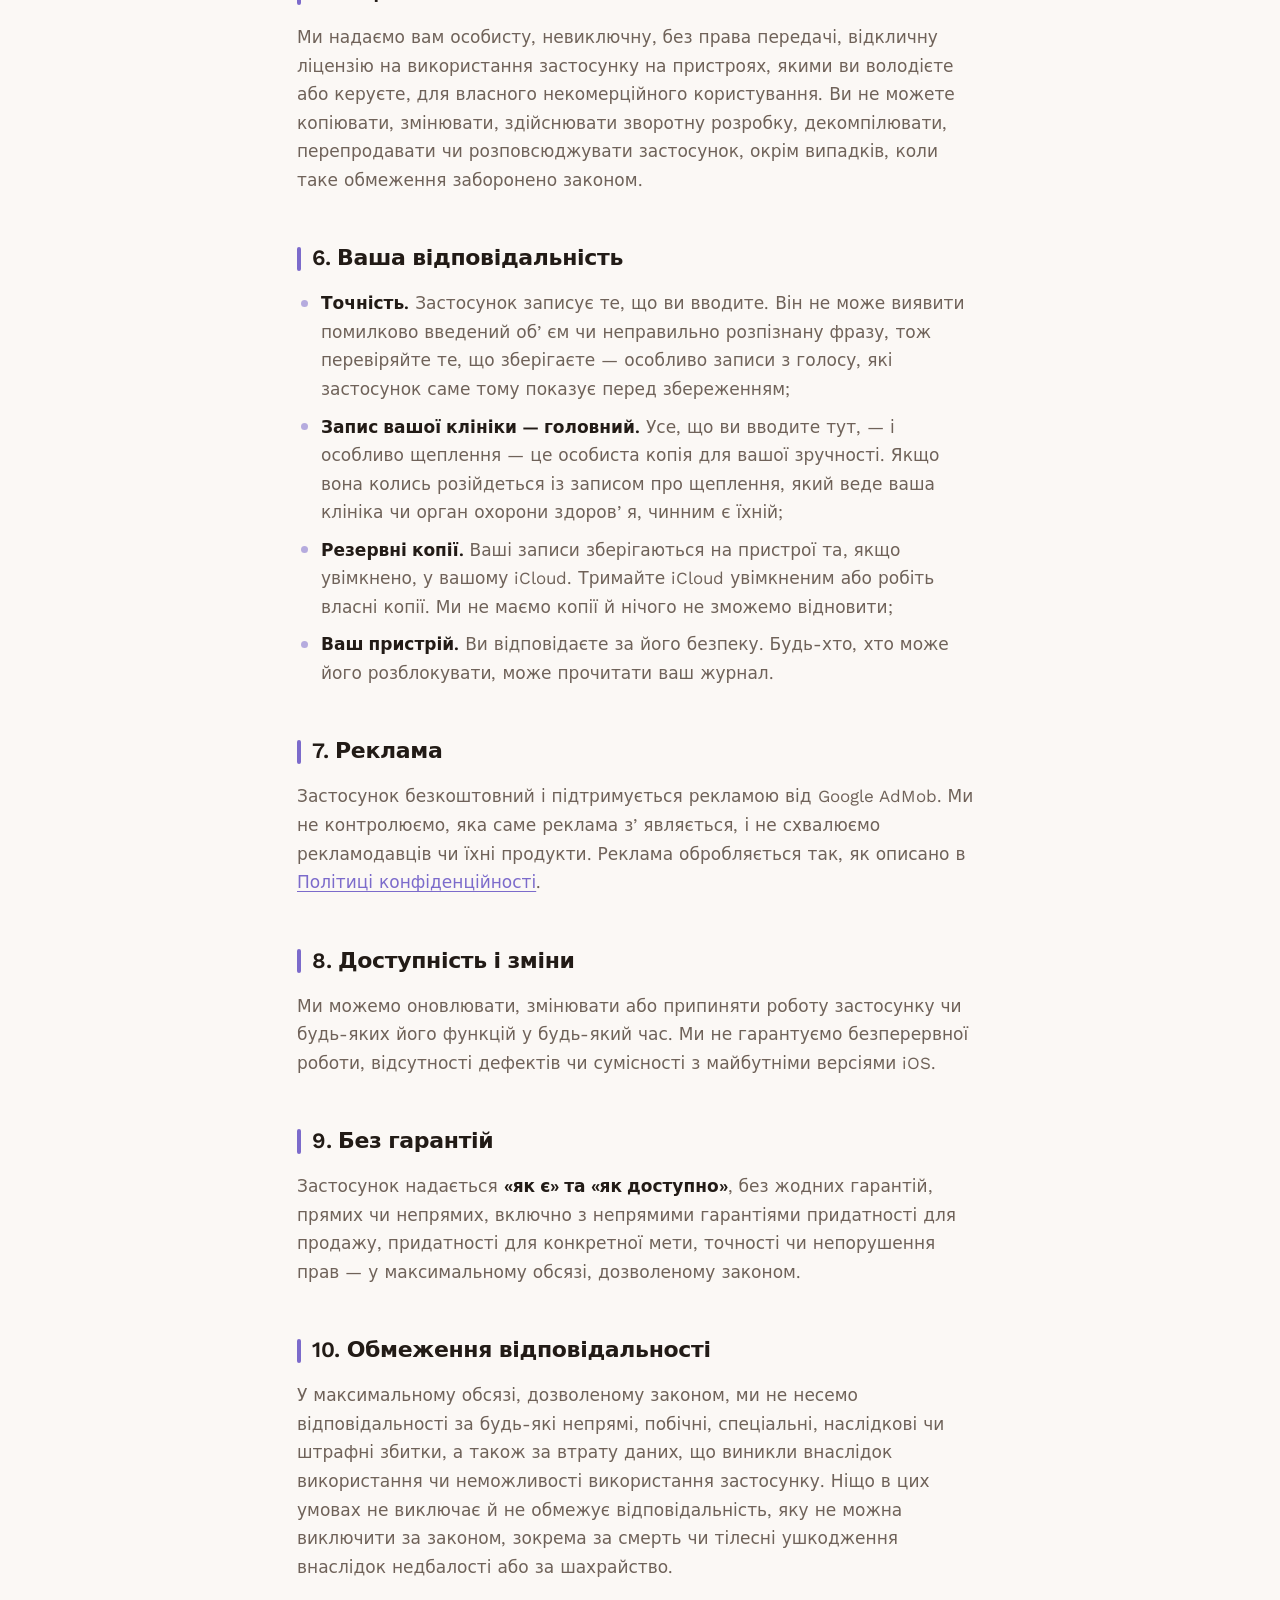
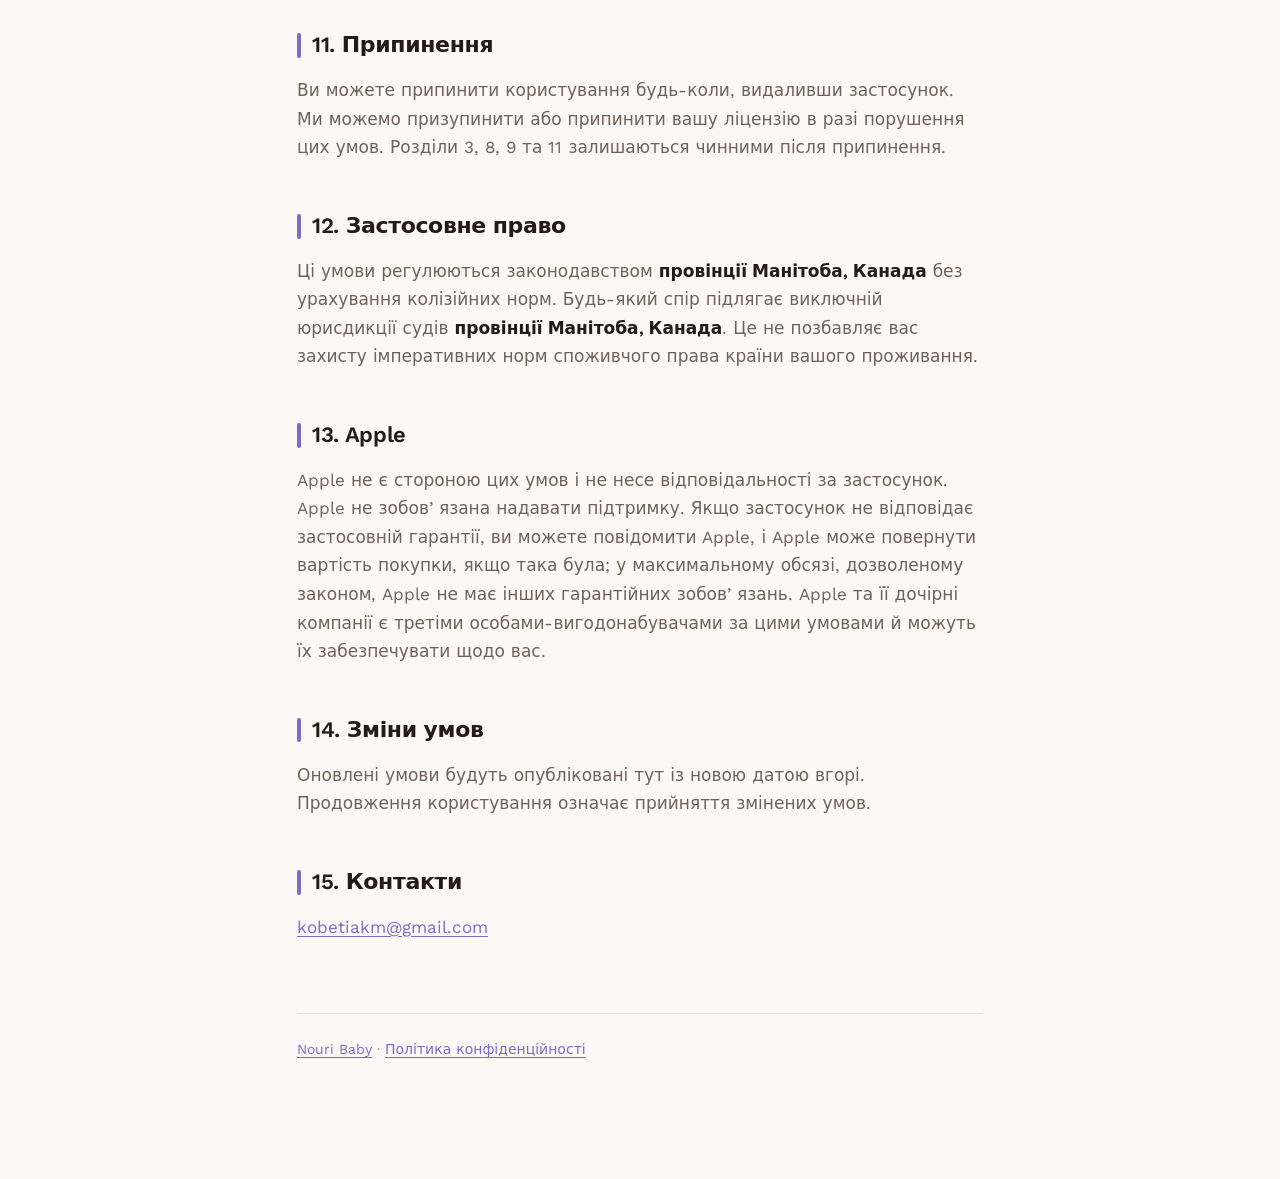
<file: uk/terms.html>
<!doctype html>
<html lang="uk" data-doc="terms">
<head>
<meta charset="utf-8">
<meta name="viewport" content="width=device-width, initial-scale=1">
<title>Умови використання — Nouri Baby</title>
<link rel="alternate" hreflang="en" href="../en/terms.html">
<link rel="alternate" hreflang="uk" href="../uk/terms.html">
<link rel="alternate" hreflang="es" href="../es/terms.html">
<link rel="preconnect" href="https://fonts.googleapis.com">
<link rel="preconnect" href="https://fonts.gstatic.com" crossorigin>
<link href="https://fonts.googleapis.com/css2?family=Work+Sans:wght@400;500;600&display=swap" rel="stylesheet">
<link rel="stylesheet" href="../style.css">
</head>
<body>
<div class="wrap">
<a class="brand" href="../index.html">
  <img src="../icon.png" alt="">
  <span>Nouri Baby</span>
</a>

<header>
  <div class="eyebrow">Умови</div>
  <h1>Умови використання</h1>
  <p class="updated">Востаннє оновлено: 30 вересня 2026 р.</p>
  <nav class="langs">
    <a href="../en/terms.html">English</a>
    <a href="../uk/terms.html" aria-current="true">Українська</a>
    <a href="../es/terms.html">Español</a>
  </nav>
</header>

<div class="note">
  <p><strong>Будь ласка, прочитайте розділ 3.</strong> Nouri Baby — це записник, а не медичний пристрій. Він може показати ваші записи поряд з опублікованими довідковими матеріалами, але не тлумачить, що це означає, і його не можна використовувати для медичних рішень. Зокрема, він <strong>не є календарем щеплень</strong>: він записує дози, про які ви йому повідомили, і ніколи не вираховує, що належить зробити, та не нагадує вам.</p>
</div>

<h2>1. Угода</h2>
<p>Ці умови є угодою між вами та <strong>Mykola Kobetiak</strong> («ми») щодо користування застосунком Nouri Baby для iOS. Встановлюючи або використовуючи застосунок, ви їх приймаєте. Якщо ви їх не приймаєте — не користуйтеся застосунком.</p>

<h2>2. Що таке цей застосунок</h2>
<p>Nouri Baby дозволяє записувати годування, зміни підгузків, сон, вагу, зуби та щеплення однієї чи кількох дітей і переглядати це у вигляді стрічки й простих підсумків. Він також може оцінити, коли ймовірний наступний сон дитини, на основі записаних вами снів, і, якщо ви це ввімкнете, нагадати вам незадовго до нього.</p>

<h2>3. Не є медичною порадою</h2>
<p>Це найважливіший пункт цього документа.</p>
<ul>
  <li>Nouri Baby <strong>не є медичним пристроєм</strong> і не сертифікований, не схвалений і не допущений як такий жодним регулятором;</li>
  <li>Він <strong>не</strong> надає медичних порад, діагностики, спостереження чи лікування. Він може показати, куди потрапляє вага на опублікованих кривих росту, але не оцінює це положення і не каже, чи є записане нормальним або тривожним;</li>
  <li>Показники, які він відображає — середні значення, інтервали, підсумки, графіки — це арифметика над тим, що ви ввели, показана поряд з опублікованими довідковими кривими. Ні арифметика, ні криві не є клінічною оцінкою вашої дитини;</li>
  <li>Оцінка часу наступного сну — це арифметика над записаними вами снами: скільки часу дитина зазвичай не спала між ними. Це <strong>не рекомендація</strong> щодо того, коли дитині слід спати, і вона не знає про вашу дитину нічого, крім того, що ви ввели;</li>
  <li>Він <strong>не є календарем щеплень і ніколи не нагадує про щеплення</strong>. Він записує дози, про які ви повідомили, що їх зроблено. Він не вираховує, коли настає час наступної, не каже, чи щеплена дитина за графіком, і ніколи не сповістить вас, що щось лишилося невиконаним. Графік, який стосується вашої дитини, — це графік вашої країни, який веде ваша клініка;</li>
  <li>Вікові діапазони прорізування зубів, які він показує, — це опублікований типовий діапазон, а не ціль і не крайній термін. Застосунок ніколи не позначає зуб як запізнілий, бо опубліковані діапазони самі між собою не узгоджуються щодо того, коли це запізнення взагалі починається;</li>
  <li>На нього не можна покладатися для виявлення, запобігання чи лікування будь-якого стану.</li>
</ul>
<p><strong>Завжди звертайтеся до кваліфікованого медичного працівника</strong> щодо годування, росту, сну чи здоровʼя вашої дитини. Якщо ви занепокоєні станом дитини, зверніться до лікаря або екстреної допомоги — не звіряйтеся з цим застосунком і не відкладайте допомогу через те, що він показує або не показує.</p>

<h2>4. Довідкові дані</h2>
<p>У застосунку відтворено три опубліковані джерела, щоб ви могли бачити власні записи поряд з ними. Жодне з них не тлумачиться і жодне не застосовується до вашої дитини:</p>
<ul>
  <li><strong>Норми росту дітей ВООЗ</strong> (вага для віку, від народження до 60 місяців) — за графіком ваги, щоб ви бачили, куди потрапляє записана вами вага;</li>
  <li>Таблиця прорізування зубів <strong>Американської стоматологічної асоціації</strong> — для типового вікового діапазону, показаного біля кожного зуба. Інші служби охорони здоровʼя публікують діапазони, що відрізняються від неї на кілька місяців, тому застосунок називає таблицю, з якої взяв дані, а не подає ці віки як усталені;</li>
  <li>Перелік вакцин, які Всесвітня організація охорони здоровʼя <strong>рекомендує всім дітям</strong>. ВООЗ публікує цей перелік для того, щоб країни розробляли на його основі власні календарі щеплень, і в самому документі зазначає, що наведені там віки «призначені для розробки національних календарів і не призначені для медичних працівників». Застосунок показує лише вік, який ця таблиця вказує для <strong>першої</strong> дози кожної вакцини, — єдину цифру, яку ВООЗ формулює прямо і яка чинна незалежно від того, який варіант календаря обрала країна. Він ніколи не показує вік наступної дози, ніколи не порівнюється з тим, що ви записали, і ніколи не є підставою назвати щось запізнілим. Чинним для вашої дитини залишається національний календар.</li>
</ul>
<p>Усе це зберігається всередині застосунку і ніколи не завантажується з мережі, тому ці функції нічого нікуди не надсилають і працюють без зʼєднання.</p>
<p>Всесвітня організація охорони здоровʼя, Американська стоматологічна асоціація та Американська академія педіатрії <strong>не повʼязані з Nouri Baby і не схвалюють, не спонсорують та не перевіряють його</strong>. Будь-яка помилка в поданні їхніх матеріалів тут — наша, а не їхня.</p>
<h2>5. Ліцензія</h2>
<p>Ми надаємо вам особисту, невиключну, без права передачі, відкличну ліцензію на використання застосунку на пристроях, якими ви володієте або керуєте, для власного некомерційного користування. Ви не можете копіювати, змінювати, здійснювати зворотну розробку, декомпілювати, перепродавати чи розповсюджувати застосунок, окрім випадків, коли таке обмеження заборонено законом.</p>

<h2>6. Ваша відповідальність</h2>
<ul>
  <li><strong>Точність.</strong> Застосунок записує те, що ви вводите. Він не може виявити помилково введений обʼєм чи неправильно розпізнану фразу, тож перевіряйте те, що зберігаєте — особливо записи з голосу, які застосунок саме тому показує перед збереженням;</li>
  <li><strong>Запис вашої клініки — головний.</strong> Усе, що ви вводите тут, — і особливо щеплення — це особиста копія для вашої зручності. Якщо вона колись розійдеться із записом про щеплення, який веде ваша клініка чи орган охорони здоровʼя, чинним є їхній;</li>
  <li><strong>Резервні копії.</strong> Ваші записи зберігаються на пристрої та, якщо увімкнено, у вашому iCloud. Тримайте iCloud увімкненим або робіть власні копії. Ми не маємо копії й нічого не зможемо відновити;</li>
  <li><strong>Ваш пристрій.</strong> Ви відповідаєте за його безпеку. Будь-хто, хто може його розблокувати, може прочитати ваш журнал.</li>
</ul>

<h2>7. Реклама</h2>
<p>Застосунок безкоштовний і підтримується рекламою від Google AdMob. Ми не контролюємо, яка саме реклама зʼявляється, і не схвалюємо рекламодавців чи їхні продукти. Реклама обробляється так, як описано в <a href="privacy.html">Політиці конфіденційності</a>.</p>

<h2>8. Доступність і зміни</h2>
<p>Ми можемо оновлювати, змінювати або припиняти роботу застосунку чи будь-яких його функцій у будь-який час. Ми не гарантуємо безперервної роботи, відсутності дефектів чи сумісності з майбутніми версіями iOS.</p>

<h2>9. Без гарантій</h2>
<p>Застосунок надається <strong>«як є» та «як доступно»</strong>, без жодних гарантій, прямих чи непрямих, включно з непрямими гарантіями придатності для продажу, придатності для конкретної мети, точності чи непорушення прав — у максимальному обсязі, дозволеному законом.</p>

<h2>10. Обмеження відповідальності</h2>
<p>У максимальному обсязі, дозволеному законом, ми не несемо відповідальності за будь-які непрямі, побічні, спеціальні, наслідкові чи штрафні збитки, а також за втрату даних, що виникли внаслідок використання чи неможливості використання застосунку. Ніщо в цих умовах не виключає й не обмежує відповідальність, яку не можна виключити за законом, зокрема за смерть чи тілесні ушкодження внаслідок недбалості або за шахрайство.</p>

<h2>11. Припинення</h2>
<p>Ви можете припинити користування будь-коли, видаливши застосунок. Ми можемо призупинити або припинити вашу ліцензію в разі порушення цих умов. Розділи 3, 8, 9 та 11 залишаються чинними після припинення.</p>

<h2>12. Застосовне право</h2>
<p>Ці умови регулюються законодавством <strong>провінції Манітоба, Канада</strong> без урахування колізійних норм. Будь-який спір підлягає виключній юрисдикції судів <strong>провінції Манітоба, Канада</strong>. Це не позбавляє вас захисту імперативних норм споживчого права країни вашого проживання.</p>

<h2>13. Apple</h2>
<p>Apple не є стороною цих умов і не несе відповідальності за застосунок. Apple не зобовʼязана надавати підтримку. Якщо застосунок не відповідає застосовній гарантії, ви можете повідомити Apple, і Apple може повернути вартість покупки, якщо така була; у максимальному обсязі, дозволеному законом, Apple не має інших гарантійних зобовʼязань. Apple та її дочірні компанії є третіми особами-вигодонабувачами за цими умовами й можуть їх забезпечувати щодо вас.</p>

<h2>14. Зміни умов</h2>
<p>Оновлені умови будуть опубліковані тут із новою датою вгорі. Продовження користування означає прийняття змінених умов.</p>

<h2>15. Контакти</h2>
<p><a href="mailto:kobetiakm@gmail.com">kobetiakm@gmail.com</a></p>

<footer>
  <p><a href="../index.html">Nouri Baby</a> · <a href="privacy.html">Політика конфіденційності</a></p>
</footer>
</div>
</body>
</html>
</file>
<file: style.css>
/* Nouri Baby — site styles.
   Surfaces and ink come from the app's NouriTheme; the accent hues are
   sampled from the app icon (bottle pink, diaper green, chart purple, the
   blue halo), so the site, the icon and the product share one palette. */
:root {
  --bg: #FBF8F5;
  --card: #FFFFFF;
  --ink: #221B16;
  --mute: #6F6259;
  --dim: #9C8E83;
  --line: #EAE0D6;
  --soft: #F6EAE2;
  --soft-ink: #7A4A32;

  --clay: #B4714E;
  --clay-deep: #8A5238;
  --rose: #E4576F;
  --green: #5F9E5E;
  --purple: #8B7BD8;
  --sky: #9FCBF2;

  --accent: var(--clay);
  --accent-soft: #F6EAE2;

  --shadow: 0 18px 44px rgba(34, 27, 22, .10);
  --radius: 22px;
}
[data-doc="privacy"] { --accent: #4E86C4; --accent-soft: #E8F1FA; }
[data-doc="terms"]   { --accent: #7C6BCB; --accent-soft: #EFECFA; }

@media (prefers-color-scheme: dark) {
  :root {
    --bg: #17120F; --card: #211A15; --ink: #F6F1EC; --mute: #B3A395;
    --dim: #8C7A6C; --line: #302620; --soft: #2A1E17; --soft-ink: #E3B393;
    --shadow: 0 18px 44px rgba(0, 0, 0, .40);
  }
  [data-doc="privacy"] { --accent: #7FB0E6; --accent-soft: #1B242E; }
  [data-doc="terms"]   { --accent: #A697EA; --accent-soft: #221E2E; }
}

* { box-sizing: border-box; }
html { -webkit-text-size-adjust: 100%; scroll-behavior: smooth; }
body {
  margin: 0;
  background: var(--bg);
  color: var(--ink);
  font-family: "Work Sans", -apple-system, BlinkMacSystemFont, system-ui, sans-serif;
  font-size: 17px;
  line-height: 1.68;
}

/* A soft wash of the icon's hues behind the top of every page. */
body::before {
  content: "";
  position: fixed; inset: 0 0 auto 0; height: 420px; z-index: -1;
  background:
    radial-gradient(760px 320px at 12% -8%, color-mix(in srgb, var(--sky) 46%, transparent), transparent 70%),
    radial-gradient(640px 300px at 92% -12%, color-mix(in srgb, var(--rose) 26%, transparent), transparent 72%);
  pointer-events: none;
}
@media (prefers-color-scheme: dark) { body::before { opacity: .30; } }

.wrap { max-width: 730px; margin: 0 auto; padding: 40px 22px 110px; }

/* ── Header ──────────────────────────────────────────────────────── */
.brand { display: flex; align-items: center; gap: 13px; margin-bottom: 34px; text-decoration: none; }
.brand img { width: 44px; height: 44px; border-radius: 11px; box-shadow: 0 4px 14px rgba(34,27,22,.14); }
.brand span { font-weight: 600; font-size: 16px; color: var(--ink); letter-spacing: -.01em; }

.eyebrow {
  display: inline-block;
  font: 600 11px/1 ui-monospace, Menlo, monospace;
  letter-spacing: .16em; text-transform: uppercase; color: var(--accent);
  background: var(--accent-soft);
  padding: 7px 12px; border-radius: 9px;
}
h1 {
  font-size: clamp(34px, 7vw, 44px); line-height: 1.1;
  letter-spacing: -.035em; font-weight: 500; margin: 16px 0 0;
}
.updated { font: 500 13px/1.5 ui-monospace, Menlo, monospace; color: var(--dim); margin-top: 12px; }

/* ── Hero (landing only) ─────────────────────────────────────────── */
.hero { text-align: center; padding: 22px 0 8px; }
.hero img {
  width: 108px; height: 108px; border-radius: 25px;
  box-shadow: var(--shadow); margin-bottom: 8px;
}
.hero p { max-width: 460px; margin: 16px auto 0; font-size: 18px; }
.pills { display: flex; gap: 8px; justify-content: center; flex-wrap: wrap; margin-top: 22px; }
.pill {
  font-size: 13px; font-weight: 600; padding: 8px 15px; border-radius: 99px;
  background: var(--card); border: 1px solid var(--line); color: var(--mute);
}
.pill i { font-style: normal; margin-right: 7px; }

.hero .source {
  max-width: 520px;
  margin: 18px auto 0;
  font-size: 13.5px;
  line-height: 1.55;
  color: var(--mute);
}
.hero .source a { color: var(--ink); text-underline-offset: 2px; }

/* ── Language switcher ───────────────────────────────────────────── */
.langs { display: flex; gap: 8px; flex-wrap: wrap; margin-top: 24px; }
.langs a {
  text-decoration: none; font-size: 13px; font-weight: 600;
  padding: 8px 15px; border-radius: 12px;
  background: var(--card); border: 1px solid var(--line); color: var(--mute);
  transition: transform .12s ease, border-color .12s ease;
}
.langs a:hover { transform: translateY(-1px); border-color: var(--accent); }
.langs a[aria-current="true"] {
  background: var(--accent); border-color: var(--accent); color: #fff;
}

/* ── Body copy ───────────────────────────────────────────────────── */
h2 {
  font-size: 22px; letter-spacing: -.015em; font-weight: 600;
  margin: 46px 0 12px; padding-left: 15px; position: relative;
}
h2::before {
  content: ""; position: absolute; left: 0; top: .28em; bottom: .28em;
  width: 4px; border-radius: 3px; background: var(--accent);
}
h3 { font-size: 17px; font-weight: 600; margin: 28px 0 6px; color: var(--ink); }
p, li { color: var(--mute); }
p { margin: 0 0 14px; }
ul { margin: 0 0 16px; padding-left: 0; list-style: none; }
li { margin-bottom: 9px; padding-left: 24px; position: relative; }
li::before {
  content: ""; position: absolute; left: 4px; top: .62em;
  width: 7px; height: 7px; border-radius: 99px; background: var(--accent); opacity: .55;
}
strong { color: var(--ink); font-weight: 600; }
a { color: var(--accent); text-underline-offset: 3px; }
a:hover { color: var(--clay-deep); }
em { color: var(--ink); font-style: italic; }

/* ── Callout ─────────────────────────────────────────────────────── */
.note {
  background: var(--accent-soft);
  border: 1px solid color-mix(in srgb, var(--accent) 24%, transparent);
  border-left: 5px solid var(--accent);
  border-radius: 18px; padding: 20px 22px; margin: 26px 0 8px;
}
.note p { color: var(--ink); margin: 0; }

/* ── Cards ───────────────────────────────────────────────────────── */
.cards { display: grid; gap: 12px; grid-template-columns: 1fr 1fr; margin-top: 16px; }
@media (max-width: 560px) { .cards { grid-template-columns: 1fr; } }
.cards a {
  display: block; text-decoration: none; padding: 22px;
  background: var(--card); border: 1px solid var(--line);
  border-radius: var(--radius); border-top: 4px solid var(--dot, var(--clay));
  transition: transform .14s ease, box-shadow .14s ease;
}
.cards a:hover { transform: translateY(-3px); box-shadow: var(--shadow); }
.cards a strong { font-size: 17px; display: block; }
.cards a span { display: block; color: var(--mute); font-size: 14px; margin-top: 5px; line-height: 1.5; }
.cards .privacy { --dot: #4E86C4; }
.cards .terms { --dot: #7C6BCB; }

.lang-head { display: flex; align-items: center; gap: 10px; margin: 42px 0 4px; }
.lang-head h2 { margin: 0; padding: 0; font-size: 19px; }
.lang-head h2::before { display: none; }
.lang-head .flag {
  width: 26px; height: 26px; border-radius: 99px; flex: none;
  display: grid; place-items: center; font-size: 12px; font-weight: 700; color: #fff;
}

footer { margin-top: 72px; padding-top: 24px; border-top: 1px solid var(--line); }
footer p { font-size: 14px; color: var(--dim); margin-bottom: 8px; }
</file>
